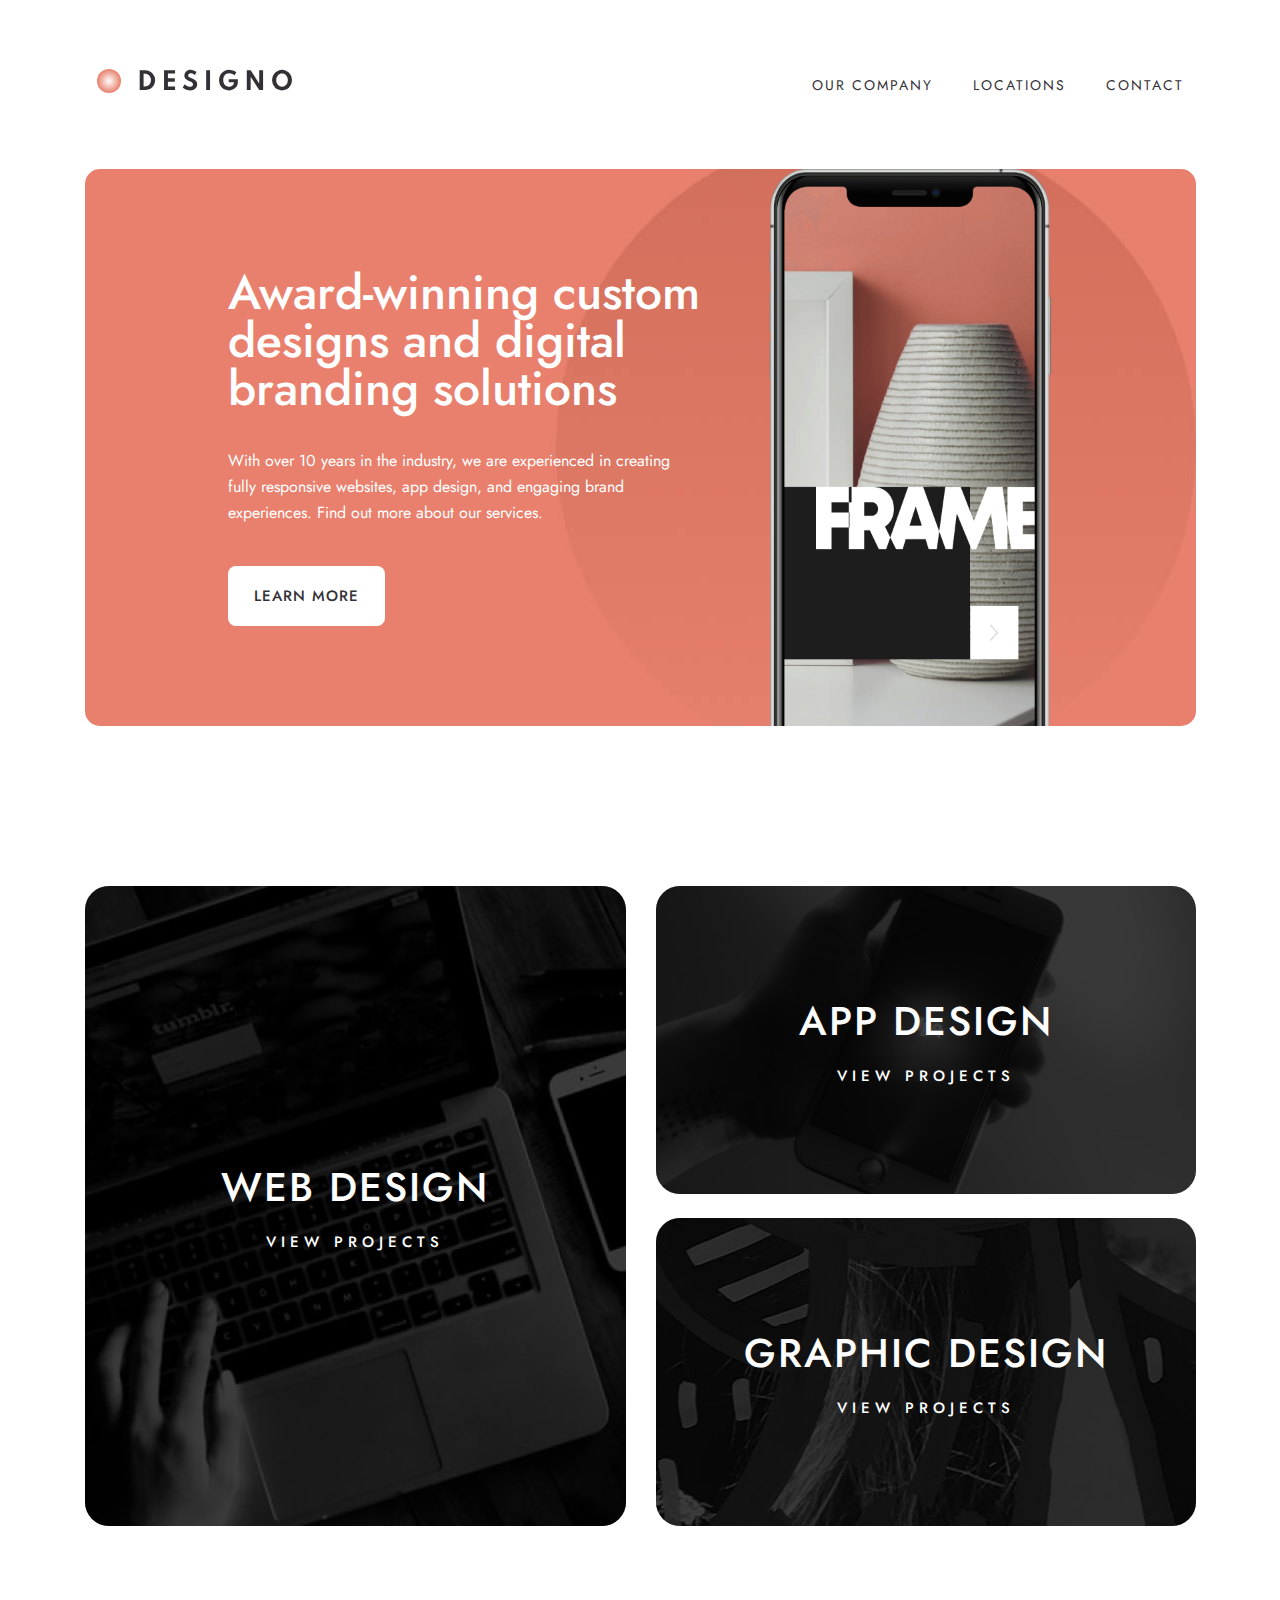
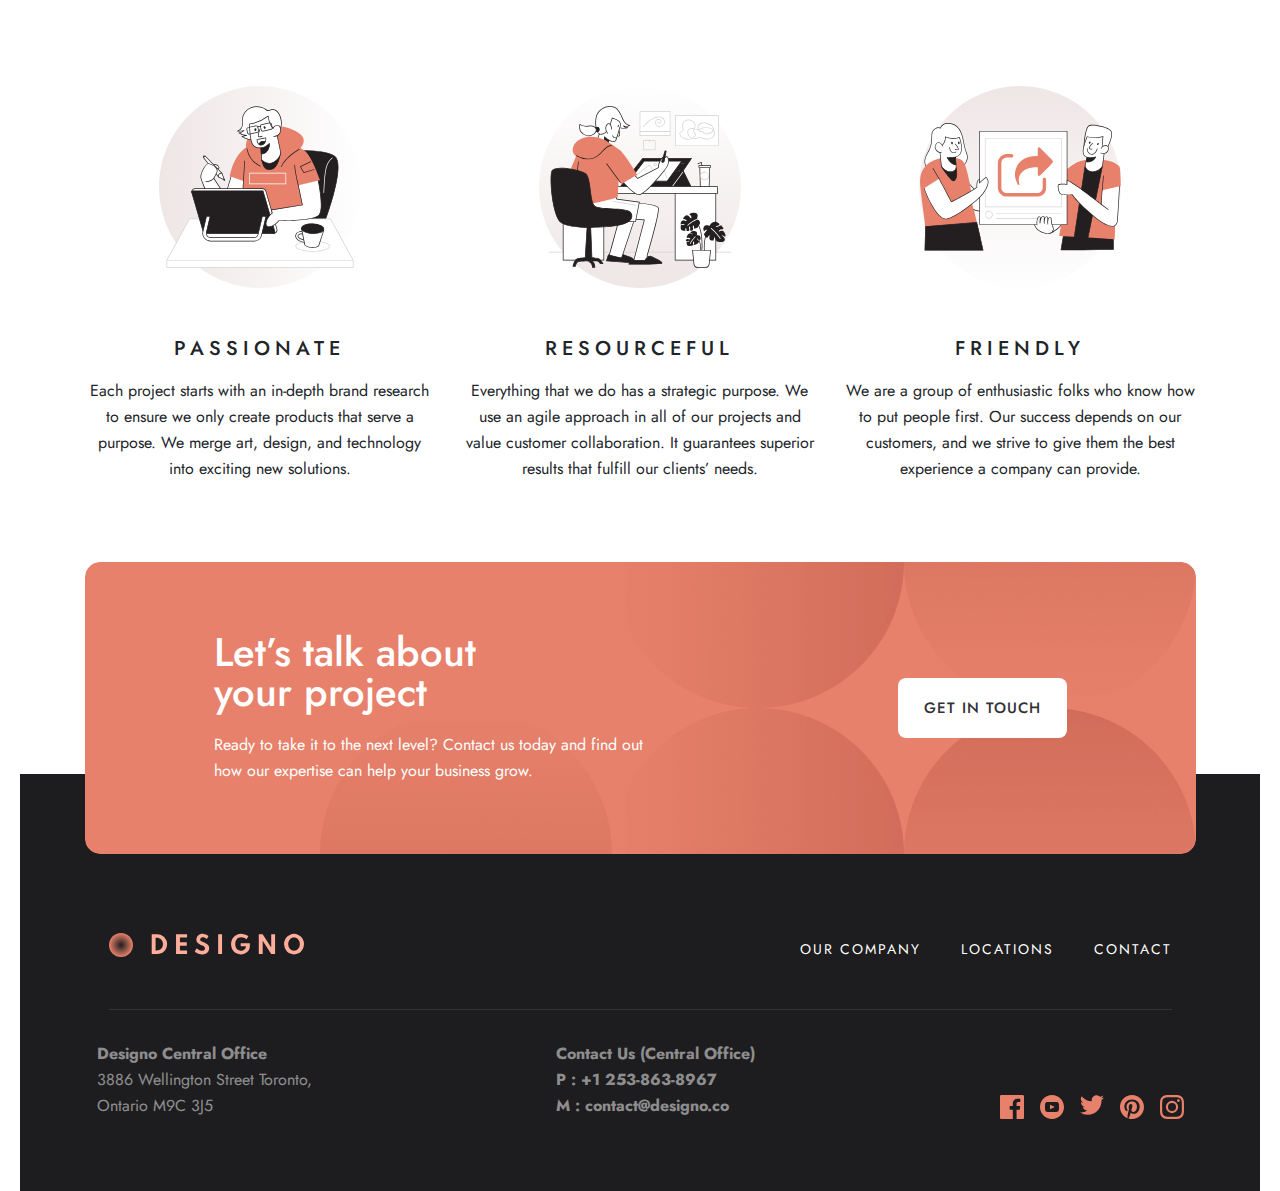
<file: index.html>
<!DOCTYPE html>
<html lang="en">
<head>
  <meta charset="UTF-8">
  <meta http-equiv="X-UA-Compatible" content="IE=edge">
  <meta name="viewport" content="width=device-width, initial-scale=1.0">
  <title>Designo</title>
  <link rel="shortcut icon" href="./static/svg/icon.svg" type="image/x-icon">
  <link rel="stylesheet" href="./bootstrap/bootstrap.css">
  <link rel="stylesheet" href="./css/style.css">
</head>
<body>
  <!-- header -->
  <header class="header">
    <div class="container header-container">
      <nav class="nav navbar">
        <a href="./index.html" class="logo navbar-brand">
          <img src="./static/svg/logo.svg" alt="site logo">
        </a>
          <ul class=" nav__list">
            <li class="nav-item">
              <a href="./about.html" class="nav__link">
                OUR COMPANY
              </a>
            </li>
            <li class="nav-item">
              <a href="./location.html" class="nav__link">
                LOCATIONS
              </a>
            </li>
            <li class="nav-item">
              <a href="./contact.html" class="nav__link">
                CONTACT
              </a>
            </li>
          </ul>
      </nav>
    </div>
    <section class="hero-section">
      <div class="container hero-container">
        <div class="hero">
          <h1 class="title">
            Award-winning custom designs and digital branding solutions
          </h1>
          <p class="description">
            With over 10 years in the industry, we are experienced in creating fully responsive websites, app design, and engaging brand experiences. Find out more about our services.
          </p>
          <button class="btn">
            Learn More
          </button> 
        </div>
        <img src="./static/img/png/smartphone.png" alt="smartphone" class="hero-img">
      </div>
    </section>
  </header>
  <!-- header end -->

  <!-- main -->
  <main class="main">
    <div class="container">
      <div class="row main-row design-row">
          <a href="./web-design.html" class="col-sm-6 bg-black text-white wrapper-one" >
          <h3 class="design-title">
            WEB DESIGN
          </h3>
          <p class="design-description">
            VIEW PROJECTS
          </p>
        </a>
        <div class="col">
          <a href="./app-design.html" class="col-12 .row-cols-xl-2 bg-primary text-white wrapper-two ">
            <h3 class="design-title">
            APP DESIGN
            </h3>
            <p class="design-description">
            VIEW PROJECTS
            </p>
          </a>
          <a href="./graphic-design.html" class="col-12 .row-cols-xl-2 bg-dark text-white wrapper-three">
            <h3 class="design-title">
              GRAPHIC DESIGN
            </h3>
            <p class="design-description">
              VIEW PROJECTS
            </p>
          </a>
        </div>
      </div>
    </div>
    <section class="info container">
      <div class="row info-row">
        <div class="col-sm info-card">
          <img src="./static/svg/man-with-tablet.svg" alt="man-with-tablet" width="202" height="202" class="info__img">
          <h4 class="info__title">
          PASSIONATE
          </h4>
          <p class="info__description">
          Each project starts with an in-depth brand research to ensure we only create products that serve a purpose. We merge art, design, and technology into exciting new solutions.
          </p>
        </div>
        <div class="col-sm info-card">
          <img src="./static/svg/women-with-tablet.svg" width="202" height="202" alt="women with tablet" class="info__img">
          <h4 class="info__title">
          RESOURCEFUL
          </h4>
          <p class="info__description">
          Everything that we do has a strategic purpose. We use an agile approach in all of our projects and value customer collaboration. It guarantees superior results that fulfill our clients’ needs.
          </p>
        </div>
        <div class="col-sm info-card">
          <img src="./static/svg/group.svg" alt="friends" width="202" height="202" class="info__img">
          <h4 class="info__title">
          FRIENDLY
          </h4>
          <p class="info__description">
           We are a group of enthusiastic folks who know how to put people first. Our success depends on our customers, and we strive to give them the best experience a company can provide.
          </p>
        </div>
      </div>  
    </section>
  </main>
  <!-- main end -->

  <!-- footer -->
  <footer class="footer">
    <div class="footer-container">
      <div class="footer-top container ">
        <div>
          <h2 class="top-title">
            Let’s talk about your project
          </h2>
          <p class="top-description">
            Ready to take it to the next level? Contact us today and find out how our expertise can help your business grow.
          </p>
        </div>
        <button class="btn">
          Get in touch  
        </button>
      </div>
      <div class="footer-bottom ">
          <div class="container">
          <div class="container header-container">
            <nav class="nav navbar f-nav">
              <a href="./index.html" class="logo navbar-brand">
                <img src="./static/svg/logo-white.svg" alt="site logo">
              </a>
                <ul class=" nav__list">
                  <li class="nav-item">
                    <a href="#" class="nav__link f-link">
                      OUR COMPANY
                    </a>
                  </li>
                  <li class="nav-item">
                    <a href="#" class="nav__link f-link">
                      LOCATIONS
                    </a>
                  </li>
                  <li class="nav-item">
                    <a href="#" class="nav__link f-link">
                      CONTACT
                    </a>
                  </li>
                </ul>
              </nav>
          </div>
          <div class="f-info">
            <p class="adress">
              <strong>Designo Central Office</strong> <br> 3886 Wellington Street Toronto, <br>
              Ontario M9C 3J5
            </p>
            <p class="contact">
              Contact Us (Central Office) <br> 
              P : +1 253-863-8967 <br>
              M : contact@designo.co
            </p>
            <div class="socials">
              <a href="#" class="facebook">
                <svg xmlns="http://www.w3.org/2000/svg" width="24" height="24" fill="none"><path fill="#E7816B" d="M22.675 0H1.325C.593 0 0 .593 0 1.325v21.351C0 23.407.593 24 1.325 24H12.82v-9.294H9.692v-3.622h3.128V8.413c0-3.1 1.893-4.788 4.659-4.788 1.325 0 2.463.099 2.795.143v3.24l-1.918.001c-1.504 0-1.795.715-1.795 1.763v2.313h3.587l-.467 3.622h-3.12V24h6.116c.73 0 1.323-.593 1.323-1.325V1.325C24 .593 23.407 0 22.675 0Z"/></svg>
              </a>
              <a href="#" class="you-tube">
                <svg xmlns="http://www.w3.org/2000/svg" width="24" height="24" fill="none"><path fill="#E7816B" fill-rule="evenodd" d="M12 0C5.373 0 0 5.373 0 12s5.373 12 12 12 12-5.373 12-12S18.627 0 12 0Zm4.441 16.892c-2.102.144-6.784.144-8.883 0C5.282 16.736 5.017 15.622 5 12c.017-3.629.285-4.736 2.558-4.892 2.099-.144 6.782-.144 8.883 0C18.718 7.264 18.982 8.378 19 12c-.018 3.629-.285 4.736-2.559 4.892Zm-1.524-4.896L10 9.658v4.684l4.917-2.346Z" clip-rule="evenodd"/></svg>
              </a>
              <a href="#" class="twitter">
                <svg xmlns="http://www.w3.org/2000/svg" width="24" height="20" fill="none"><path fill="#E7816B" d="M24 2.557a9.83 9.83 0 0 1-2.828.775A4.932 4.932 0 0 0 23.337.608a9.864 9.864 0 0 1-3.127 1.195A4.916 4.916 0 0 0 16.616.248c-3.179 0-5.515 2.966-4.797 6.045A13.978 13.978 0 0 1 1.671 1.149a4.93 4.93 0 0 0 1.523 6.574 4.903 4.903 0 0 1-2.229-.616c-.054 2.281 1.581 4.415 3.949 4.89a4.935 4.935 0 0 1-2.224.084 4.928 4.928 0 0 0 4.6 3.419A9.9 9.9 0 0 1 0 17.54a13.94 13.94 0 0 0 7.548 2.212c9.142 0 14.307-7.721 13.995-14.646A10.025 10.025 0 0 0 24 2.557Z"/></svg>
              </a>
              <a href="#" class="pinterest">
                <svg xmlns="http://www.w3.org/2000/svg" width="24" height="24" fill="none"><path fill="#E7816B" d="M12 0C5.373 0 0 5.372 0 12c0 5.084 3.163 9.426 7.627 11.174-.105-.949-.2-2.405.042-3.441.218-.937 1.407-5.965 1.407-5.965s-.359-.719-.359-1.782c0-1.668.967-2.914 2.171-2.914 1.023 0 1.518.769 1.518 1.69 0 1.029-.655 2.568-.994 3.995-.283 1.194.599 2.169 1.777 2.169 2.133 0 3.772-2.249 3.772-5.495 0-2.873-2.064-4.882-5.012-4.882-3.414 0-5.418 2.561-5.418 5.207 0 1.031.397 2.138.893 2.738a.36.36 0 0 1 .083.345l-.333 1.36c-.053.22-.174.267-.402.161-1.499-.698-2.436-2.889-2.436-4.649 0-3.785 2.75-7.262 7.929-7.262 4.163 0 7.398 2.967 7.398 6.931 0 4.136-2.607 7.464-6.227 7.464-1.216 0-2.359-.631-2.75-1.378l-.748 2.853c-.271 1.043-1.002 2.35-1.492 3.146C9.57 23.812 10.763 24 12 24c6.627 0 12-5.373 12-12 0-6.628-5.373-12-12-12Z"/></svg>
              </a>
              <a href="#" class="instagram">
                <svg xmlns="http://www.w3.org/2000/svg" width="24" height="24" fill="none"><path fill="#E7816B" fill-rule="evenodd" d="M12 0C8.741 0 8.333.014 7.053.072 2.695.272.273 2.69.073 7.052.014 8.333 0 8.741 0 12c0 3.259.014 3.668.072 4.948.2 4.358 2.618 6.78 6.98 6.98C8.333 23.986 8.741 24 12 24c3.259 0 3.668-.014 4.948-.072 4.354-.2 6.782-2.618 6.979-6.98.059-1.28.073-1.689.073-4.948 0-3.259-.014-3.667-.072-4.947-.196-4.354-2.617-6.78-6.979-6.98C15.668.014 15.259 0 12 0Zm0 2.163c3.204 0 3.584.012 4.85.07 3.252.148 4.771 1.691 4.919 4.919.058 1.265.069 1.645.069 4.849 0 3.205-.012 3.584-.069 4.849-.149 3.225-1.664 4.771-4.919 4.919-1.266.058-1.644.07-4.85.07-3.204 0-3.584-.012-4.849-.07-3.26-.149-4.771-1.699-4.919-4.92-.058-1.265-.07-1.644-.07-4.849 0-3.204.013-3.583.07-4.849.149-3.227 1.664-4.771 4.919-4.919 1.266-.057 1.645-.069 4.849-.069ZM5.838 12a6.162 6.162 0 1 1 12.324 0 6.162 6.162 0 0 1-12.324 0ZM12 16a4 4 0 1 1 0-8 4 4 0 0 1 0 8Zm4.965-10.405a1.44 1.44 0 1 1 2.881.001 1.44 1.44 0 0 1-2.881-.001Z" clip-rule="evenodd"/></svg>
              </a>
            </div>
          </div>
        </div>
      </div>
    </div>
  </footer>
  <!-- footer end -->
  <script src="./bootstrap/bootstrap.bundle.min.js"></script>
</body>
</html>
</file>
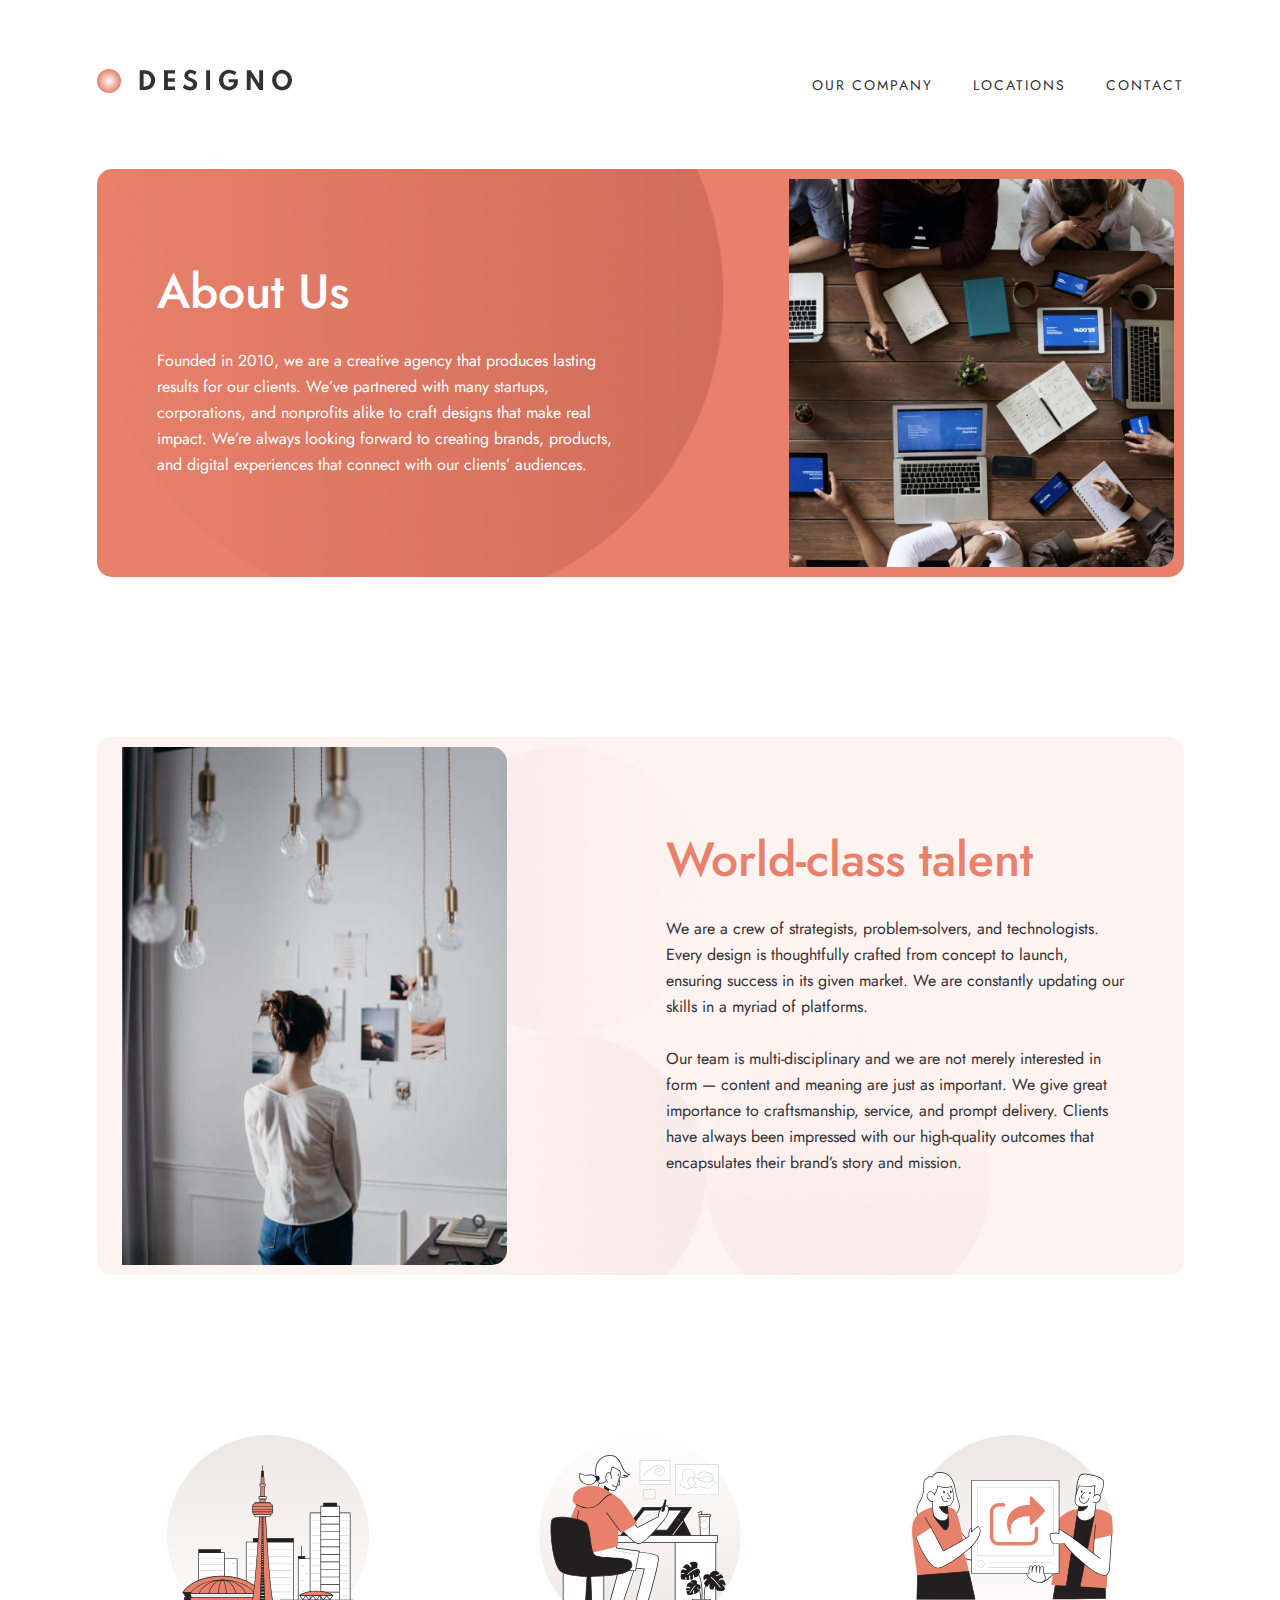
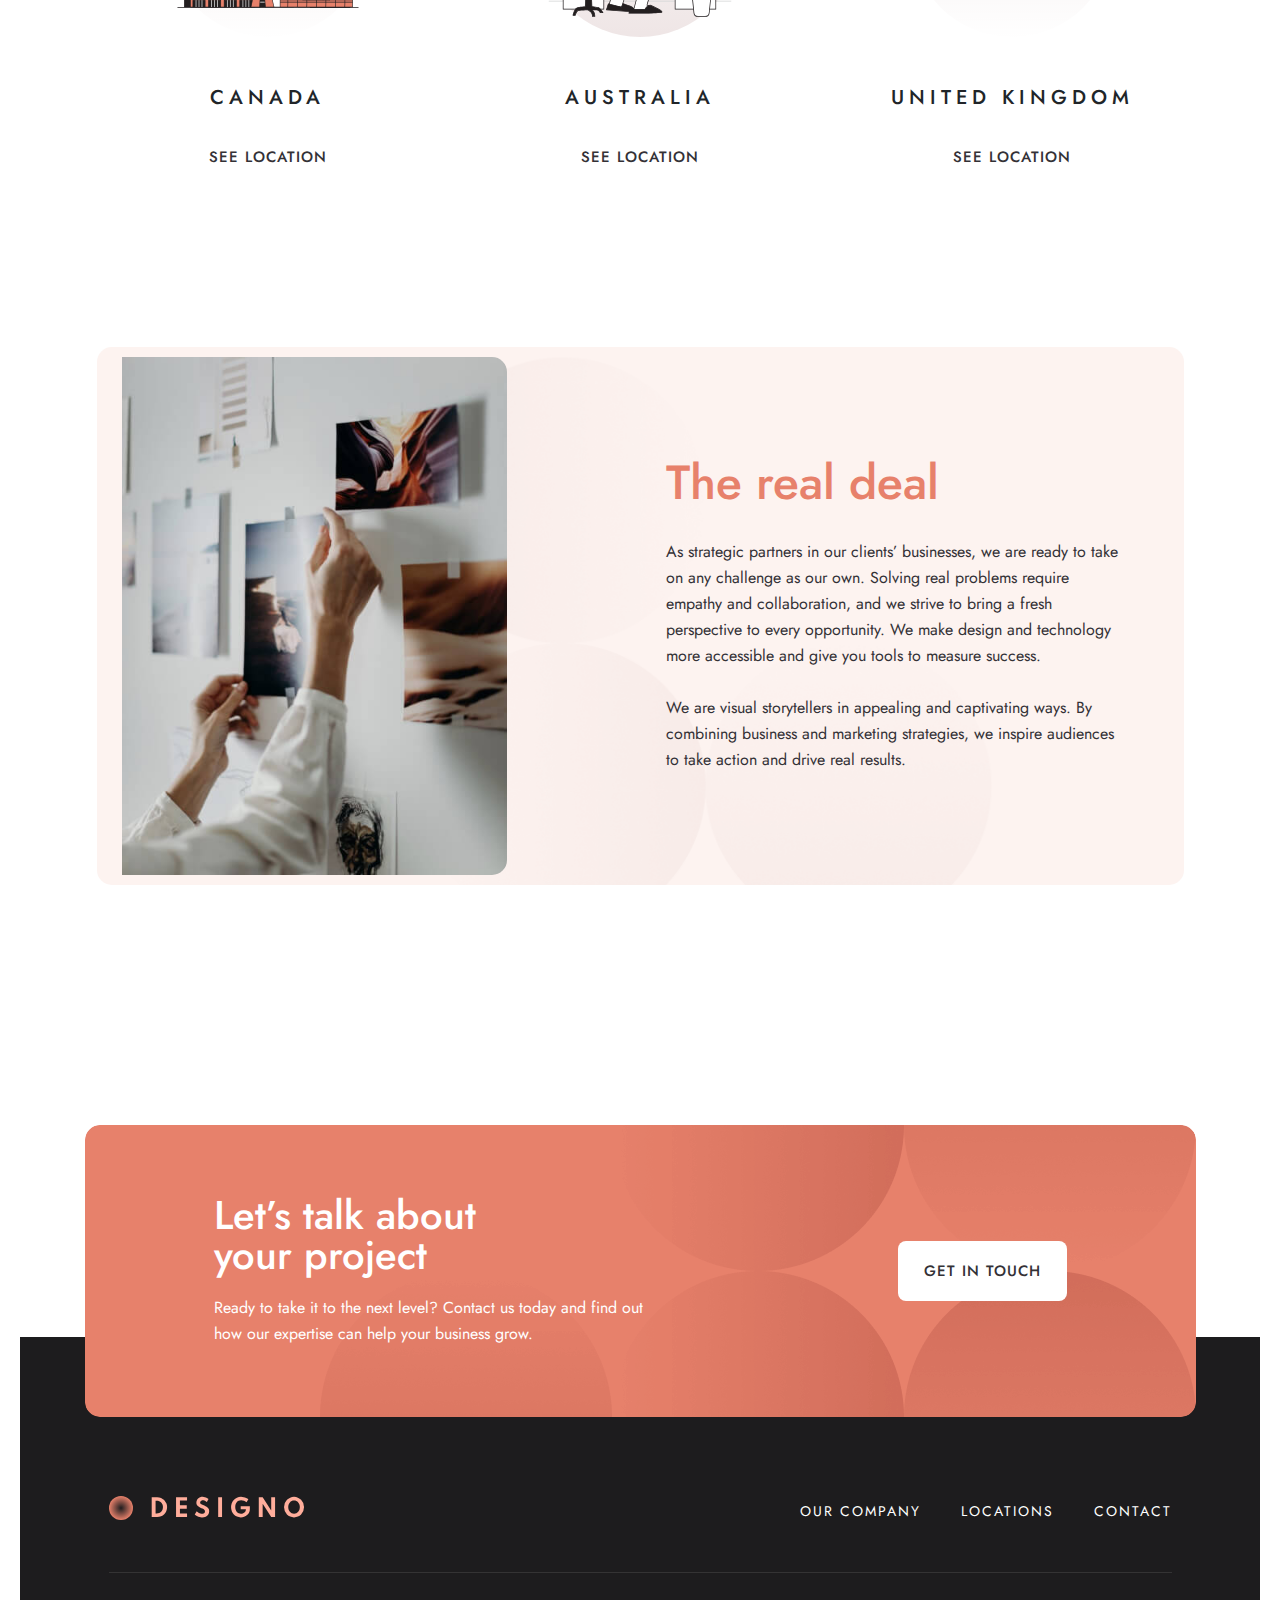
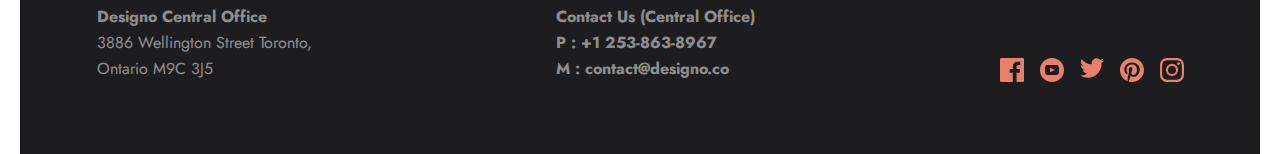
<file: about.html>
<!DOCTYPE html>
<html lang="en">
<head>
  <meta charset="UTF-8">
  <meta http-equiv="X-UA-Compatible" content="IE=edge">
  <meta name="viewport" content="width=device-width, initial-scale=1.0">
  <title>Designo | Our company</title>
  <link rel="shortcut icon" href="./static/svg/icon.svg" type="image/x-icon">
  <link rel="stylesheet" href="./bootstrap/bootstrap.css">
  <link rel="stylesheet" href="./css/style.css">
</head>
<body>
  <header class="header">
    <div class="container header-container">
      <nav class="nav navbar">
        <a href="./index.html" class="logo navbar-brand">
          <img src="./static/svg/logo.svg" alt="site logo">
        </a>
          <ul class=" nav__list">
            <li class="nav-item">
              <a href="./about.html" class="nav__link">
                OUR COMPANY
              </a>
            </li>
            <li class="nav-item">
              <a href="./location.html" class="nav__link">
                LOCATIONS
              </a>
            </li>
            <li class="nav-item">
              <a href="./contact.html" class="nav__link">
                CONTACT
              </a>
            </li>
          </ul>
      </nav>
      <div class="about">
        <div class="about__hero">
          <h2 class="about__title">
            About Us
          </h2>
          <p class="about__description">
            Founded in 2010, we are a creative agency that produces lasting results for our clients. We’ve partnered with many startups, corporations, and nonprofits alike to craft designs that make real impact. We’re always looking forward to creating brands, products, and digital experiences that connect with our clients’ audiences.
          </p>
        </div>
        <img src="./static/img/png/about-img.png" alt="about img" class="about__img">
      </div>
    </div>
  </header>

  <!-- main -->
  <main class="main">
    <div class="container main-container">
      <div class="about two">
        <div class="about__hero a-card ">
          <h2 class="about__title">
            World-class talent
          </h2>
          <p class="about__description">
            We are a crew of strategists, problem-solvers, and technologists. Every design is thoughtfully crafted from concept to launch, ensuring success in its given market. We are constantly updating our skills in a myriad of platforms.   
            <br>
            <br>
            Our team is multi-disciplinary and we are not merely interested in form — content and meaning are just as important. We give great importance to craftsmanship, service, and prompt delivery. Clients have always been impressed with our high-quality outcomes that encapsulates their brand’s story and mission.
          </p>
        </div>
        <img src="./static/img/jpg/women.jpg" alt="women" class="about__img">
      </div>
      <section class="info container ">
        <div class="row info-row about-info">
          <div class="col-sm info-card">
            <img src="./static/svg/canada.svg" alt="canada" width="202" height="202" class="info__img">
            <h4 class="info__title">
              CANADA
            </h4>
            <button class="btn">
              SEE LOCATION
            </button>
          </div>
          <div class="col-sm info-card">
            <img src="./static/svg/women-with-tablet.svg" width="202" height="202" alt="women with tablet" class="info__img">
            <h4 class="info__title">
              AUSTRALIA
            </h4>
            <button class="btn">
            SEE LOCATION
          </button>
          </div>
          <div class="col-sm info-card">
            <img src="./static/svg/group.svg" alt="friends" width="202" height="202" class="info__img">
            <h4 class="info__title">
              UNITED KINGDOM
            </h4>
            <button class="btn">
            SEE LOCATION
          </button>
          </div>
        </div>  
      </section>
      <div class="about about-wrapper">
        <div class="about__hero a-card ">
          <h2 class="about__title">
            The real deal
          </h2>
          <p class="about__description">
            As strategic partners in our clients’ businesses, we are ready to take on any challenge as our own. Solving real problems require empathy and collaboration, and we strive to bring a fresh perspective to every opportunity. We make design and technology more accessible and give you tools to measure success.
            <br>
            <br>
            We are visual storytellers in appealing and captivating ways. By combining business and marketing strategies, we inspire audiences to take action and drive real results.
          </p>
        </div>
        <img src="./static/img/jpg/pictures.jpg" alt="pictures" class="about__img">
      </div>
      
      
    </div>  
  </main>
  <!-- main end -->

  <!-- footer -->
  <footer class="footer">
    <div class="footer-container">
      <div class="footer-top container ">
        <div>
          <h2 class="top-title">
            Let’s talk about your project
          </h2>
          <p class="top-description">
            Ready to take it to the next level? Contact us today and find out how our expertise can help your business grow.
          </p>
        </div>
        <button class="btn">
          Get in touch  
        </button>
      </div>
      <div class="footer-bottom ">
          <div class="container">
          <div class="container header-container">
            <nav class="nav navbar f-nav">
              <a href="./index.html" class="logo navbar-brand">
                <img src="./static/svg/logo-white.svg" alt="site logo">
              </a>
                <ul class=" nav__list">
                  <li class="nav-item">
                    <a href="#" class="nav__link f-link">
                      OUR COMPANY
                    </a>
                  </li>
                  <li class="nav-item">
                    <a href="#" class="nav__link f-link">
                      LOCATIONS
                    </a>
                  </li>
                  <li class="nav-item">
                    <a href="#" class="nav__link f-link">
                      CONTACT
                    </a>
                  </li>
                </ul>
              </nav>
          </div>
          <div class="f-info">
            <p class="adress">
              <strong>Designo Central Office</strong> <br> 3886 Wellington Street Toronto, <br>
              Ontario M9C 3J5
            </p>
            <p class="contact">
              Contact Us (Central Office) <br> 
              P : +1 253-863-8967 <br>
              M : contact@designo.co
            </p>
            <div class="socials">
              <a href="#" class="facebook">
                <svg xmlns="http://www.w3.org/2000/svg" width="24" height="24" fill="none"><path fill="#E7816B" d="M22.675 0H1.325C.593 0 0 .593 0 1.325v21.351C0 23.407.593 24 1.325 24H12.82v-9.294H9.692v-3.622h3.128V8.413c0-3.1 1.893-4.788 4.659-4.788 1.325 0 2.463.099 2.795.143v3.24l-1.918.001c-1.504 0-1.795.715-1.795 1.763v2.313h3.587l-.467 3.622h-3.12V24h6.116c.73 0 1.323-.593 1.323-1.325V1.325C24 .593 23.407 0 22.675 0Z"/></svg>
              </a>
              <a href="#" class="you-tube">
                <svg xmlns="http://www.w3.org/2000/svg" width="24" height="24" fill="none"><path fill="#E7816B" fill-rule="evenodd" d="M12 0C5.373 0 0 5.373 0 12s5.373 12 12 12 12-5.373 12-12S18.627 0 12 0Zm4.441 16.892c-2.102.144-6.784.144-8.883 0C5.282 16.736 5.017 15.622 5 12c.017-3.629.285-4.736 2.558-4.892 2.099-.144 6.782-.144 8.883 0C18.718 7.264 18.982 8.378 19 12c-.018 3.629-.285 4.736-2.559 4.892Zm-1.524-4.896L10 9.658v4.684l4.917-2.346Z" clip-rule="evenodd"/></svg>
              </a>
              <a href="#" class="twitter">
                <svg xmlns="http://www.w3.org/2000/svg" width="24" height="20" fill="none"><path fill="#E7816B" d="M24 2.557a9.83 9.83 0 0 1-2.828.775A4.932 4.932 0 0 0 23.337.608a9.864 9.864 0 0 1-3.127 1.195A4.916 4.916 0 0 0 16.616.248c-3.179 0-5.515 2.966-4.797 6.045A13.978 13.978 0 0 1 1.671 1.149a4.93 4.93 0 0 0 1.523 6.574 4.903 4.903 0 0 1-2.229-.616c-.054 2.281 1.581 4.415 3.949 4.89a4.935 4.935 0 0 1-2.224.084 4.928 4.928 0 0 0 4.6 3.419A9.9 9.9 0 0 1 0 17.54a13.94 13.94 0 0 0 7.548 2.212c9.142 0 14.307-7.721 13.995-14.646A10.025 10.025 0 0 0 24 2.557Z"/></svg>
              </a>
              <a href="#" class="pinterest">
                <svg xmlns="http://www.w3.org/2000/svg" width="24" height="24" fill="none"><path fill="#E7816B" d="M12 0C5.373 0 0 5.372 0 12c0 5.084 3.163 9.426 7.627 11.174-.105-.949-.2-2.405.042-3.441.218-.937 1.407-5.965 1.407-5.965s-.359-.719-.359-1.782c0-1.668.967-2.914 2.171-2.914 1.023 0 1.518.769 1.518 1.69 0 1.029-.655 2.568-.994 3.995-.283 1.194.599 2.169 1.777 2.169 2.133 0 3.772-2.249 3.772-5.495 0-2.873-2.064-4.882-5.012-4.882-3.414 0-5.418 2.561-5.418 5.207 0 1.031.397 2.138.893 2.738a.36.36 0 0 1 .083.345l-.333 1.36c-.053.22-.174.267-.402.161-1.499-.698-2.436-2.889-2.436-4.649 0-3.785 2.75-7.262 7.929-7.262 4.163 0 7.398 2.967 7.398 6.931 0 4.136-2.607 7.464-6.227 7.464-1.216 0-2.359-.631-2.75-1.378l-.748 2.853c-.271 1.043-1.002 2.35-1.492 3.146C9.57 23.812 10.763 24 12 24c6.627 0 12-5.373 12-12 0-6.628-5.373-12-12-12Z"/></svg>
              </a>
              <a href="#" class="instagram">
                <svg xmlns="http://www.w3.org/2000/svg" width="24" height="24" fill="none"><path fill="#E7816B" fill-rule="evenodd" d="M12 0C8.741 0 8.333.014 7.053.072 2.695.272.273 2.69.073 7.052.014 8.333 0 8.741 0 12c0 3.259.014 3.668.072 4.948.2 4.358 2.618 6.78 6.98 6.98C8.333 23.986 8.741 24 12 24c3.259 0 3.668-.014 4.948-.072 4.354-.2 6.782-2.618 6.979-6.98.059-1.28.073-1.689.073-4.948 0-3.259-.014-3.667-.072-4.947-.196-4.354-2.617-6.78-6.979-6.98C15.668.014 15.259 0 12 0Zm0 2.163c3.204 0 3.584.012 4.85.07 3.252.148 4.771 1.691 4.919 4.919.058 1.265.069 1.645.069 4.849 0 3.205-.012 3.584-.069 4.849-.149 3.225-1.664 4.771-4.919 4.919-1.266.058-1.644.07-4.85.07-3.204 0-3.584-.012-4.849-.07-3.26-.149-4.771-1.699-4.919-4.92-.058-1.265-.07-1.644-.07-4.849 0-3.204.013-3.583.07-4.849.149-3.227 1.664-4.771 4.919-4.919 1.266-.057 1.645-.069 4.849-.069ZM5.838 12a6.162 6.162 0 1 1 12.324 0 6.162 6.162 0 0 1-12.324 0ZM12 16a4 4 0 1 1 0-8 4 4 0 0 1 0 8Zm4.965-10.405a1.44 1.44 0 1 1 2.881.001 1.44 1.44 0 0 1-2.881-.001Z" clip-rule="evenodd"/></svg>
              </a>
            </div>
          </div>
        </div>
      </div>
    </div>
  </footer>
  <!-- footer end -->
  <script src="./bootstrap/bootstrap.bundle.min.js"></script>
</body>
</html>
</file>
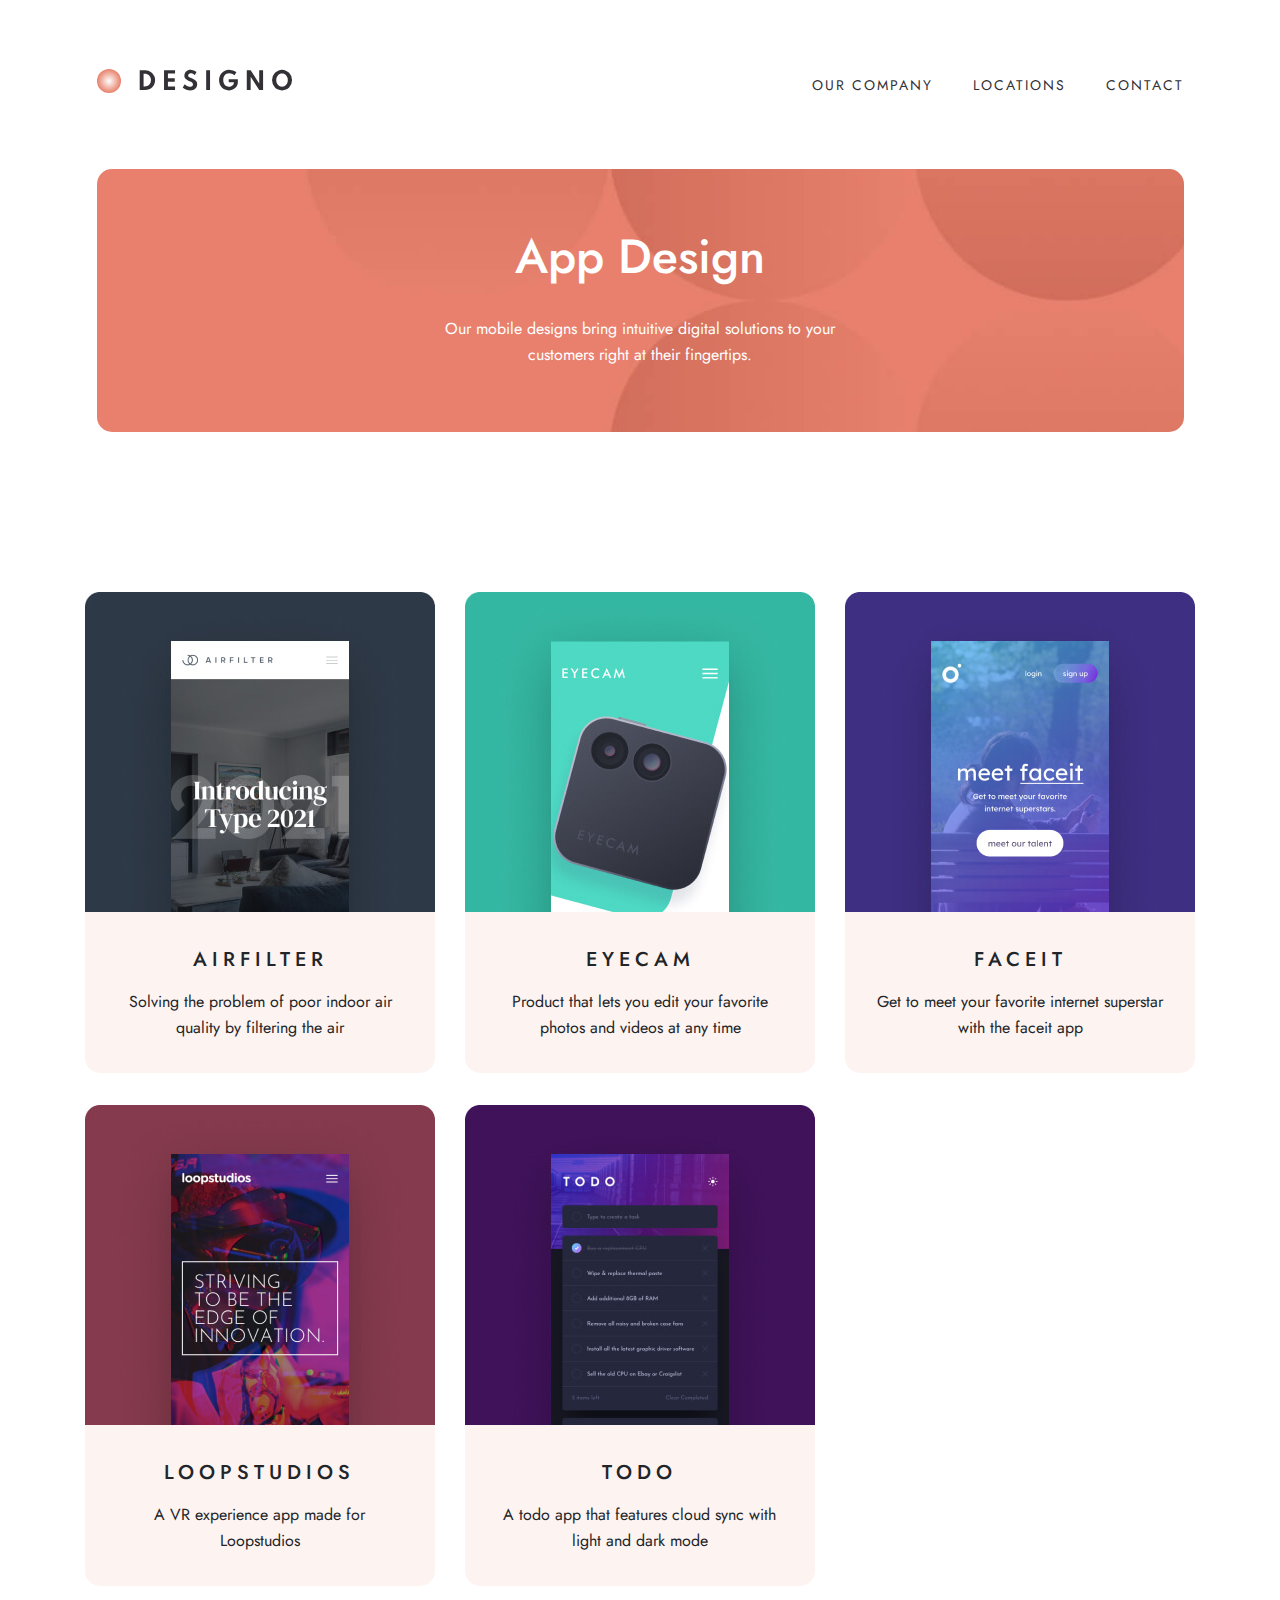
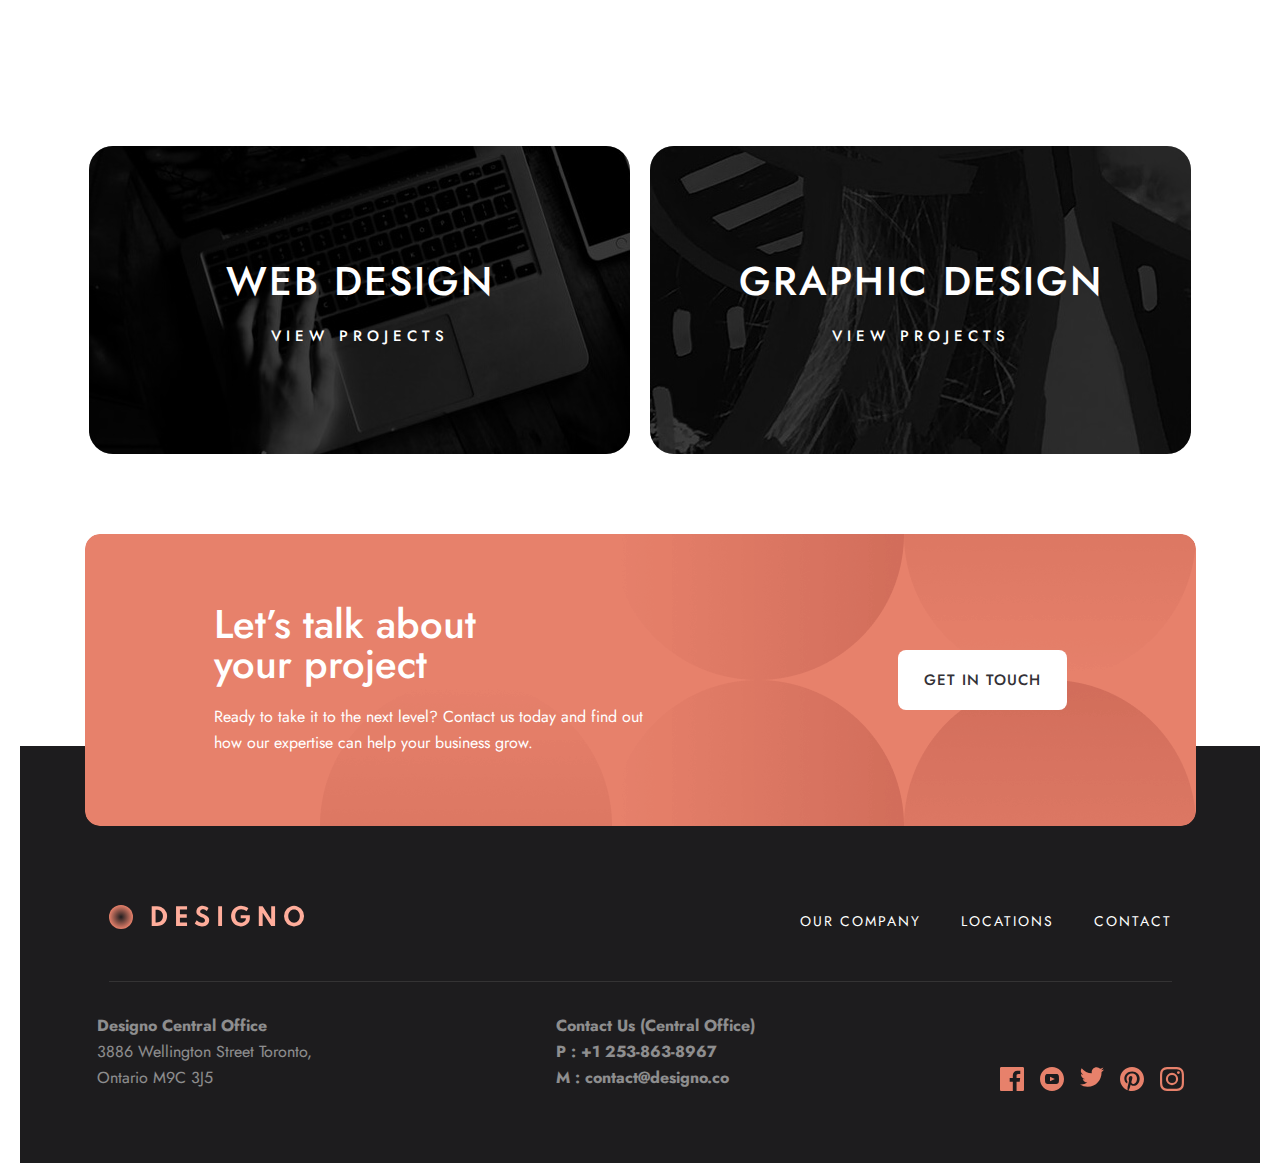
<file: app-design.html>
<!DOCTYPE html>
<html lang="en">
<head>
  <meta charset="UTF-8">
  <meta http-equiv="X-UA-Compatible" content="IE=edge">
  <meta name="viewport" content="width=device-width, initial-scale=1.0">
  <title>Designo | App design</title>
  <link rel="shortcut icon" href="./static/svg/icon.svg" type="image/x-icon">
  <link rel="stylesheet" href="./bootstrap/bootstrap.css">
  <link rel="stylesheet" href="./css/style.css">
</head>
<body>
  <header class="header">
    <div class="container header-container">
      <nav class="nav navbar">
        <a href="./index.html" class="logo navbar-brand">
          <img src="./static/svg/logo.svg" alt="site logo">
        </a>
          <ul class=" nav__list">
            <li class="nav-item">
              <a href="#" class="nav__link">
                OUR COMPANY
              </a>
            </li>
            <li class="nav-item">
              <a href="#" class="nav__link">
                LOCATIONS
              </a>
            </li>
            <li class="nav-item">
              <a href="#" class="nav__link">
                CONTACT
              </a>
            </li>
          </ul>
      </nav>
    </div>
    <section class="hero-section">
      <div class="container">
        <div class="web-hero">
          <h2 class="title">
            App Design
          </h2>
          <p class="web-description">
            Our mobile designs bring intuitive digital solutions to your customers right at their fingertips.
          </p>
        </div>
      </div>
    </section>
  </header>
  <!-- header end -->

  <!-- main -->
  <main class="main">
    <div class="container">
      <div class="row info-row card-margin">
        <div class="col-sm-12 col-md-12 col-lg-auto web-card ">
          <img src="./static/img/jpg/airfilier.jpg" alt="AIRFILTER"  class="card__img" width="350px" height="320">
          <div class="info-wrapper">
            <h4 class="info__title">
              AIRFILTER
            </h4>
            <p class="info__description">
              Solving the problem of poor indoor air quality by filtering the air
            </p>
          </div>
        </div>
        <div class="col-sm-12 col-md-12 col-lg-auto web-card">
          <img src="./static/img/jpg/eyecam.jpg"  alt="EYECAM" class="card__img" width="350px" height="320">
          <div class="info-wrapper">
            <h4 class="info__title">
              EYECAM
            </h4>
            <p class="info__description">
              Product that lets you edit your favorite photos and videos at any time
            </p>
          </div>
        </div>
        <div class="col-sm-12 col-md-6 col-lg-auto web-card">
          <img src="./static/img/jpg/faceit.jpg" alt="faceit" class="card__img" width="350px" height="320">
          <div class="info-wrapper">
            <h4 class="info__title">
              FACEIT
            </h4>
            <p class="info__description">
              Get to meet your favorite internet superstar with the faceit app
            </p>
          </div>
        </div>
      </div> 
      <div class="row info-row card-margin-2">
        <div class="col-sm-12 col-md-12 col-lg-auto web-card ">
          <img src="./static/img/jpg/loopstudios.jpg"  alt="LOOPSTUDIOS" class="card__img" width="350px" height="320">
          <div class="info-wrapper">
            <h4 class="info__title">
              LOOPSTUDIOS
            </h4>
            <p class="info__description">
              A VR experience app made for Loopstudios
            </p>
          </div>
        </div>
        <div class="col-sm-12 col-md-12 col-lg-auto web-card">
          <img src="./static/img/jpg/todo.jpg" alt="TODO"  class="card__img" width="350px" height="320">
          <div class="info-wrapper">
            <h4 class="info__title">
             TODO 
            </h4>
            <p class="info__description">
              A todo app that features cloud sync with light and dark mode
            </p>
          </div>
        </div>
      </div>
      <div class="row row-gap">
        <a href="./web-design.html" class="col-12 .row-cols-xl-2 bg-primary text-white wrapper-web ">
          <h3 class="design-title">
          WEB DESIGN
          </h3>
          <p class="design-description">
          VIEW PROJECTS 
          </p>
        </a>
        <a href="./graphic-design.html" class="col-12 .row-cols-xl-2 bg-dark text-white wrapper-three">
          <h3 class="design-title">
            GRAPHIC DESIGN
          </h3>
          <p class="design-description">
            VIEW PROJECTS
          </p>
        </a>
      </div>
    </div>
  </main>
  <!-- main end -->

  <!-- footer -->
  <footer class="footer">
    <div class="footer-container">
      <div class="footer-top container ">
        <div>
          <h2 class="top-title">
            Let’s talk about your project
          </h2>
          <p class="top-description">
            Ready to take it to the next level? Contact us today and find out how our expertise can help your business grow.
          </p>
        </div>
        <button class="btn">
          Get in touch  
        </button>
      </div>
      <div class="footer-bottom ">
          <div class="container">
          <div class="container header-container">
            <nav class="nav navbar f-nav">
              <a href="./index.html" class="logo navbar-brand">
                <img src="./static/svg/logo-white.svg" alt="site logo">
              </a>
                <ul class=" nav__list">
                  <li class="nav-item">
                    <a href="#" class="nav__link f-link">
                      OUR COMPANY
                    </a>
                  </li>
                  <li class="nav-item">
                    <a href="#" class="nav__link f-link">
                      LOCATIONS
                    </a>
                  </li>
                  <li class="nav-item">
                    <a href="#" class="nav__link f-link">
                      CONTACT
                    </a>
                  </li>
                </ul>
              </nav>
          </div>
          <div class="f-info">
            <p class="adress">
              <strong>Designo Central Office</strong> <br> 3886 Wellington Street Toronto, <br>
              Ontario M9C 3J5
            </p>
            <p class="contact">
              Contact Us (Central Office) <br> 
              P : +1 253-863-8967 <br>
              M : contact@designo.co
            </p>
            <div class="socials">
              <a href="#" class="facebook">
                <svg xmlns="http://www.w3.org/2000/svg" width="24" height="24" fill="none"><path fill="#E7816B" d="M22.675 0H1.325C.593 0 0 .593 0 1.325v21.351C0 23.407.593 24 1.325 24H12.82v-9.294H9.692v-3.622h3.128V8.413c0-3.1 1.893-4.788 4.659-4.788 1.325 0 2.463.099 2.795.143v3.24l-1.918.001c-1.504 0-1.795.715-1.795 1.763v2.313h3.587l-.467 3.622h-3.12V24h6.116c.73 0 1.323-.593 1.323-1.325V1.325C24 .593 23.407 0 22.675 0Z"/></svg>
              </a>
              <a href="#" class="you-tube">
                <svg xmlns="http://www.w3.org/2000/svg" width="24" height="24" fill="none"><path fill="#E7816B" fill-rule="evenodd" d="M12 0C5.373 0 0 5.373 0 12s5.373 12 12 12 12-5.373 12-12S18.627 0 12 0Zm4.441 16.892c-2.102.144-6.784.144-8.883 0C5.282 16.736 5.017 15.622 5 12c.017-3.629.285-4.736 2.558-4.892 2.099-.144 6.782-.144 8.883 0C18.718 7.264 18.982 8.378 19 12c-.018 3.629-.285 4.736-2.559 4.892Zm-1.524-4.896L10 9.658v4.684l4.917-2.346Z" clip-rule="evenodd"/></svg>
              </a>
              <a href="#" class="twitter">
                <svg xmlns="http://www.w3.org/2000/svg" width="24" height="20" fill="none"><path fill="#E7816B" d="M24 2.557a9.83 9.83 0 0 1-2.828.775A4.932 4.932 0 0 0 23.337.608a9.864 9.864 0 0 1-3.127 1.195A4.916 4.916 0 0 0 16.616.248c-3.179 0-5.515 2.966-4.797 6.045A13.978 13.978 0 0 1 1.671 1.149a4.93 4.93 0 0 0 1.523 6.574 4.903 4.903 0 0 1-2.229-.616c-.054 2.281 1.581 4.415 3.949 4.89a4.935 4.935 0 0 1-2.224.084 4.928 4.928 0 0 0 4.6 3.419A9.9 9.9 0 0 1 0 17.54a13.94 13.94 0 0 0 7.548 2.212c9.142 0 14.307-7.721 13.995-14.646A10.025 10.025 0 0 0 24 2.557Z"/></svg>
              </a>
              <a href="#" class="pinterest">
                <svg xmlns="http://www.w3.org/2000/svg" width="24" height="24" fill="none"><path fill="#E7816B" d="M12 0C5.373 0 0 5.372 0 12c0 5.084 3.163 9.426 7.627 11.174-.105-.949-.2-2.405.042-3.441.218-.937 1.407-5.965 1.407-5.965s-.359-.719-.359-1.782c0-1.668.967-2.914 2.171-2.914 1.023 0 1.518.769 1.518 1.69 0 1.029-.655 2.568-.994 3.995-.283 1.194.599 2.169 1.777 2.169 2.133 0 3.772-2.249 3.772-5.495 0-2.873-2.064-4.882-5.012-4.882-3.414 0-5.418 2.561-5.418 5.207 0 1.031.397 2.138.893 2.738a.36.36 0 0 1 .083.345l-.333 1.36c-.053.22-.174.267-.402.161-1.499-.698-2.436-2.889-2.436-4.649 0-3.785 2.75-7.262 7.929-7.262 4.163 0 7.398 2.967 7.398 6.931 0 4.136-2.607 7.464-6.227 7.464-1.216 0-2.359-.631-2.75-1.378l-.748 2.853c-.271 1.043-1.002 2.35-1.492 3.146C9.57 23.812 10.763 24 12 24c6.627 0 12-5.373 12-12 0-6.628-5.373-12-12-12Z"/></svg>
              </a>
              <a href="#" class="instagram">
                <svg xmlns="http://www.w3.org/2000/svg" width="24" height="24" fill="none"><path fill="#E7816B" fill-rule="evenodd" d="M12 0C8.741 0 8.333.014 7.053.072 2.695.272.273 2.69.073 7.052.014 8.333 0 8.741 0 12c0 3.259.014 3.668.072 4.948.2 4.358 2.618 6.78 6.98 6.98C8.333 23.986 8.741 24 12 24c3.259 0 3.668-.014 4.948-.072 4.354-.2 6.782-2.618 6.979-6.98.059-1.28.073-1.689.073-4.948 0-3.259-.014-3.667-.072-4.947-.196-4.354-2.617-6.78-6.979-6.98C15.668.014 15.259 0 12 0Zm0 2.163c3.204 0 3.584.012 4.85.07 3.252.148 4.771 1.691 4.919 4.919.058 1.265.069 1.645.069 4.849 0 3.205-.012 3.584-.069 4.849-.149 3.225-1.664 4.771-4.919 4.919-1.266.058-1.644.07-4.85.07-3.204 0-3.584-.012-4.849-.07-3.26-.149-4.771-1.699-4.919-4.92-.058-1.265-.07-1.644-.07-4.849 0-3.204.013-3.583.07-4.849.149-3.227 1.664-4.771 4.919-4.919 1.266-.057 1.645-.069 4.849-.069ZM5.838 12a6.162 6.162 0 1 1 12.324 0 6.162 6.162 0 0 1-12.324 0ZM12 16a4 4 0 1 1 0-8 4 4 0 0 1 0 8Zm4.965-10.405a1.44 1.44 0 1 1 2.881.001 1.44 1.44 0 0 1-2.881-.001Z" clip-rule="evenodd"/></svg>
              </a>
            </div>
          </div>
        </div>
      </div>
    </div>
  </footer>
  <!-- footer end -->
  <script src="./bootstrap/bootstrap.bundle.min.js"></script>
</body>
</html>
</file>
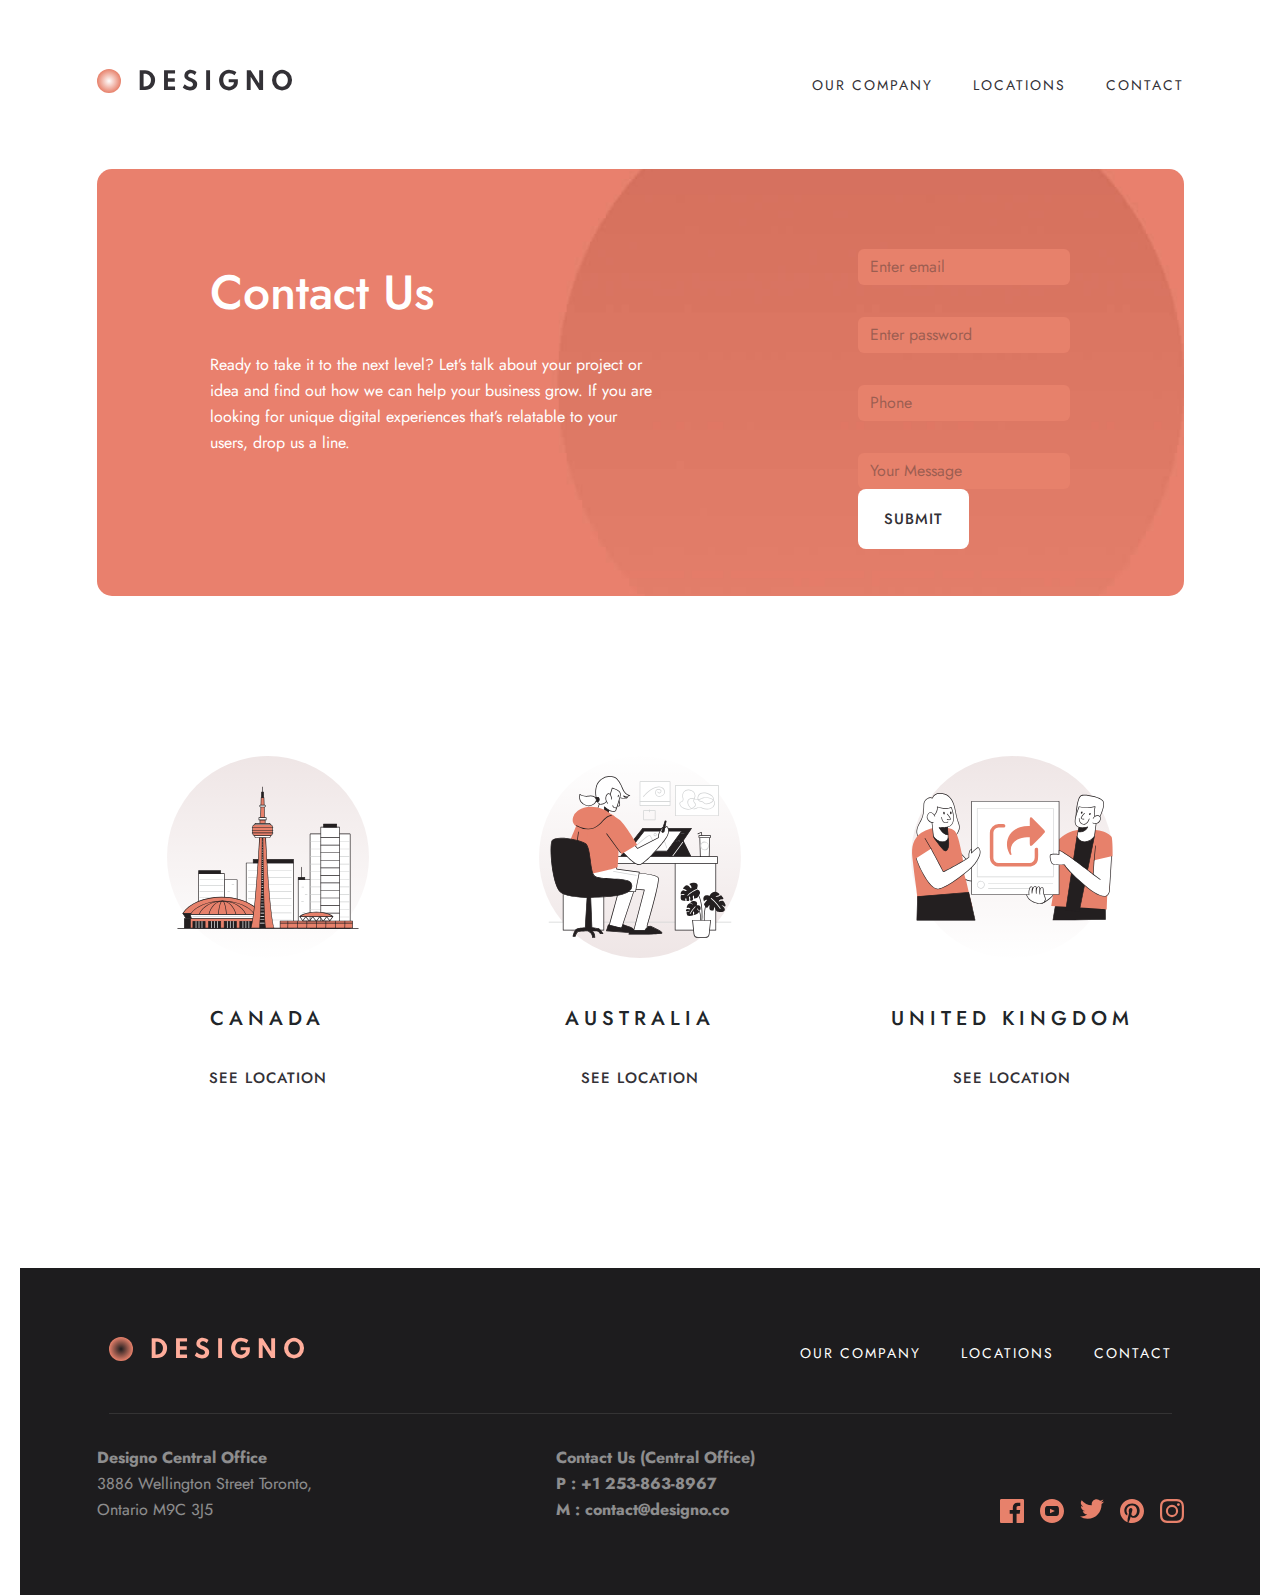
<file: contact.html>
<!DOCTYPE html>
<html lang="en">
<head>
  <meta charset="UTF-8">
  <meta http-equiv="X-UA-Compatible" content="IE=edge">
  <meta name="viewport" content="width=device-width, initial-scale=1.0">
  <title>Designo | Our company</title>
  <link rel="shortcut icon" href="./static/svg/icon.svg" type="image/x-icon">
  <link rel="stylesheet" href="./bootstrap/bootstrap.css">
  <link rel="stylesheet" href="./css/style.css">
</head>
<body>
  <!-- header -->
  <header class="header">
    <div class="container header-container">
      <nav class="nav navbar">
        <a href="./index.html" class="logo navbar-brand">
          <img src="./static/svg/logo.svg" alt="site logo">
        </a>
          <ul class=" nav__list">
            <li class="nav-item">
              <a href="./about.html" class="nav__link">
                OUR COMPANY
              </a>
            </li>
            <li class="nav-item">
              <a href="./location.html" class="nav__link">
                LOCATIONS
              </a>
            </li>
            <li class="nav-item">
              <a href="./contact.html" class="nav__link">
                CONTACT
              </a>
            </li>
          </ul>
      </nav>
    </div>
  </header>
  <!-- header end -->

  <!-- main -->
  <main class="main">
    <div class="container main-container">
      <div class="hero-form">
        <section class="hero-section ">
          <div class="container hero-container form-section">
            <div class="hero">
              <h2 class="title">
                Contact Us
              </h2>
              <p class="description">
                Ready to take it to the next level? Let’s talk about your project or idea and find out how we can help your business grow. If you are looking for unique digital experiences that’s relatable to your users, drop us a line.
              </p>
            </div>
            <div class="form">
              <form action="/action_page.php">
                <div class="mb-3 mt-3">
                  <label for="email" class="form-label"></label>
                  <input type="email" class="form-control" id="email" placeholder="Enter email" name="email">
                </div>
                <div class="mb-3">
                  <label for="pwd" class="form-label"></label>
                  <input type="password" class="form-control" id="pwd" placeholder="Enter password" name="pswd">
                </div>
                <div class="mb-3">
                  <label for="contact" class="form-label"></label>
                  <input type="number" class="form-control" id="number" placeholder="Phone  " name="number">
                </div>
                <label for="comment"></label>
                <input type="comment" class="form-control" id="Comment" placeholder="Your Message  " name="comment">
                <button type="submit" class="btn">Submit</button>
              </form>
            </div>
        </section>
      </div>
      <section class="info container ">
        <div class="row info-row about-info">
          <div class="col-sm info-card">
            <img src="./static/svg/canada.svg" alt="canada" width="202" height="202" class="info__img">
            <h4 class="info__title">
              CANADA
            </h4>
            <button class="btn">
              SEE LOCATION
            </button>
          </div>
          <div class="col-sm info-card">
            <img src="./static/svg/women-with-tablet.svg" width="202" height="202" alt="women with tablet" class="info__img">
            <h4 class="info__title">
              AUSTRALIA
            </h4>
            <button class="btn">
            SEE LOCATION
          </button>
          </div>
          <div class="col-sm info-card">
            <img src="./static/svg/group.svg" alt="friends" width="202" height="202" class="info__img">
            <h4 class="info__title">
              UNITED KINGDOM
            </h4>
            <button class="btn">
            SEE LOCATION
          </button>
          </div>
        </div>  
      </section>
    </div>
  </main>
  <!-- main end -->

  <!-- footer -->
  <footer class="footer">
    <div class="footer-container">
      <div class="footer-bottom-2 ">
          <div class="container">
          <div class="container header-container">
            <nav class="nav navbar f-nav">
              <a href="./index.html" class="logo navbar-brand">
                <img src="./static/svg/logo-white.svg" alt="site logo">
              </a>
                <ul class=" nav__list">
                  <li class="nav-item">
                    <a href="#" class="nav__link f-link">
                      OUR COMPANY
                    </a>
                  </li>
                  <li class="nav-item">
                    <a href="#" class="nav__link f-link">
                      LOCATIONS
                    </a>
                  </li>
                  <li class="nav-item">
                    <a href="#" class="nav__link f-link">
                      CONTACT
                    </a>
                  </li>
                </ul>
              </nav>
          </div>
          <div class="f-info">
            <p class="adress">
              <strong>Designo Central Office</strong> <br> 3886 Wellington Street Toronto, <br>
              Ontario M9C 3J5
            </p>
            <p class="contact">
              Contact Us (Central Office) <br> 
              P : +1 253-863-8967 <br>
              M : contact@designo.co
            </p>
            <div class="socials">
              <a href="#" class="facebook">
                <svg xmlns="http://www.w3.org/2000/svg" width="24" height="24" fill="none"><path fill="#E7816B" d="M22.675 0H1.325C.593 0 0 .593 0 1.325v21.351C0 23.407.593 24 1.325 24H12.82v-9.294H9.692v-3.622h3.128V8.413c0-3.1 1.893-4.788 4.659-4.788 1.325 0 2.463.099 2.795.143v3.24l-1.918.001c-1.504 0-1.795.715-1.795 1.763v2.313h3.587l-.467 3.622h-3.12V24h6.116c.73 0 1.323-.593 1.323-1.325V1.325C24 .593 23.407 0 22.675 0Z"/></svg>
              </a>
              <a href="#" class="you-tube">
                <svg xmlns="http://www.w3.org/2000/svg" width="24" height="24" fill="none"><path fill="#E7816B" fill-rule="evenodd" d="M12 0C5.373 0 0 5.373 0 12s5.373 12 12 12 12-5.373 12-12S18.627 0 12 0Zm4.441 16.892c-2.102.144-6.784.144-8.883 0C5.282 16.736 5.017 15.622 5 12c.017-3.629.285-4.736 2.558-4.892 2.099-.144 6.782-.144 8.883 0C18.718 7.264 18.982 8.378 19 12c-.018 3.629-.285 4.736-2.559 4.892Zm-1.524-4.896L10 9.658v4.684l4.917-2.346Z" clip-rule="evenodd"/></svg>
              </a>
              <a href="#" class="twitter">
                <svg xmlns="http://www.w3.org/2000/svg" width="24" height="20" fill="none"><path fill="#E7816B" d="M24 2.557a9.83 9.83 0 0 1-2.828.775A4.932 4.932 0 0 0 23.337.608a9.864 9.864 0 0 1-3.127 1.195A4.916 4.916 0 0 0 16.616.248c-3.179 0-5.515 2.966-4.797 6.045A13.978 13.978 0 0 1 1.671 1.149a4.93 4.93 0 0 0 1.523 6.574 4.903 4.903 0 0 1-2.229-.616c-.054 2.281 1.581 4.415 3.949 4.89a4.935 4.935 0 0 1-2.224.084 4.928 4.928 0 0 0 4.6 3.419A9.9 9.9 0 0 1 0 17.54a13.94 13.94 0 0 0 7.548 2.212c9.142 0 14.307-7.721 13.995-14.646A10.025 10.025 0 0 0 24 2.557Z"/></svg>
              </a>
              <a href="#" class="pinterest">
                <svg xmlns="http://www.w3.org/2000/svg" width="24" height="24" fill="none"><path fill="#E7816B" d="M12 0C5.373 0 0 5.372 0 12c0 5.084 3.163 9.426 7.627 11.174-.105-.949-.2-2.405.042-3.441.218-.937 1.407-5.965 1.407-5.965s-.359-.719-.359-1.782c0-1.668.967-2.914 2.171-2.914 1.023 0 1.518.769 1.518 1.69 0 1.029-.655 2.568-.994 3.995-.283 1.194.599 2.169 1.777 2.169 2.133 0 3.772-2.249 3.772-5.495 0-2.873-2.064-4.882-5.012-4.882-3.414 0-5.418 2.561-5.418 5.207 0 1.031.397 2.138.893 2.738a.36.36 0 0 1 .083.345l-.333 1.36c-.053.22-.174.267-.402.161-1.499-.698-2.436-2.889-2.436-4.649 0-3.785 2.75-7.262 7.929-7.262 4.163 0 7.398 2.967 7.398 6.931 0 4.136-2.607 7.464-6.227 7.464-1.216 0-2.359-.631-2.75-1.378l-.748 2.853c-.271 1.043-1.002 2.35-1.492 3.146C9.57 23.812 10.763 24 12 24c6.627 0 12-5.373 12-12 0-6.628-5.373-12-12-12Z"/></svg>
              </a>
              <a href="#" class="instagram">
                <svg xmlns="http://www.w3.org/2000/svg" width="24" height="24" fill="none"><path fill="#E7816B" fill-rule="evenodd" d="M12 0C8.741 0 8.333.014 7.053.072 2.695.272.273 2.69.073 7.052.014 8.333 0 8.741 0 12c0 3.259.014 3.668.072 4.948.2 4.358 2.618 6.78 6.98 6.98C8.333 23.986 8.741 24 12 24c3.259 0 3.668-.014 4.948-.072 4.354-.2 6.782-2.618 6.979-6.98.059-1.28.073-1.689.073-4.948 0-3.259-.014-3.667-.072-4.947-.196-4.354-2.617-6.78-6.979-6.98C15.668.014 15.259 0 12 0Zm0 2.163c3.204 0 3.584.012 4.85.07 3.252.148 4.771 1.691 4.919 4.919.058 1.265.069 1.645.069 4.849 0 3.205-.012 3.584-.069 4.849-.149 3.225-1.664 4.771-4.919 4.919-1.266.058-1.644.07-4.85.07-3.204 0-3.584-.012-4.849-.07-3.26-.149-4.771-1.699-4.919-4.92-.058-1.265-.07-1.644-.07-4.849 0-3.204.013-3.583.07-4.849.149-3.227 1.664-4.771 4.919-4.919 1.266-.057 1.645-.069 4.849-.069ZM5.838 12a6.162 6.162 0 1 1 12.324 0 6.162 6.162 0 0 1-12.324 0ZM12 16a4 4 0 1 1 0-8 4 4 0 0 1 0 8Zm4.965-10.405a1.44 1.44 0 1 1 2.881.001 1.44 1.44 0 0 1-2.881-.001Z" clip-rule="evenodd"/></svg>
              </a>
            </div>
          </div>
        </div>
      </div>
    </div>
  </footer>
  <!-- footer end -->
  <script src="./bootstrap/bootstrap.bundle.min.js"></script>
</body>
</html>
</file>
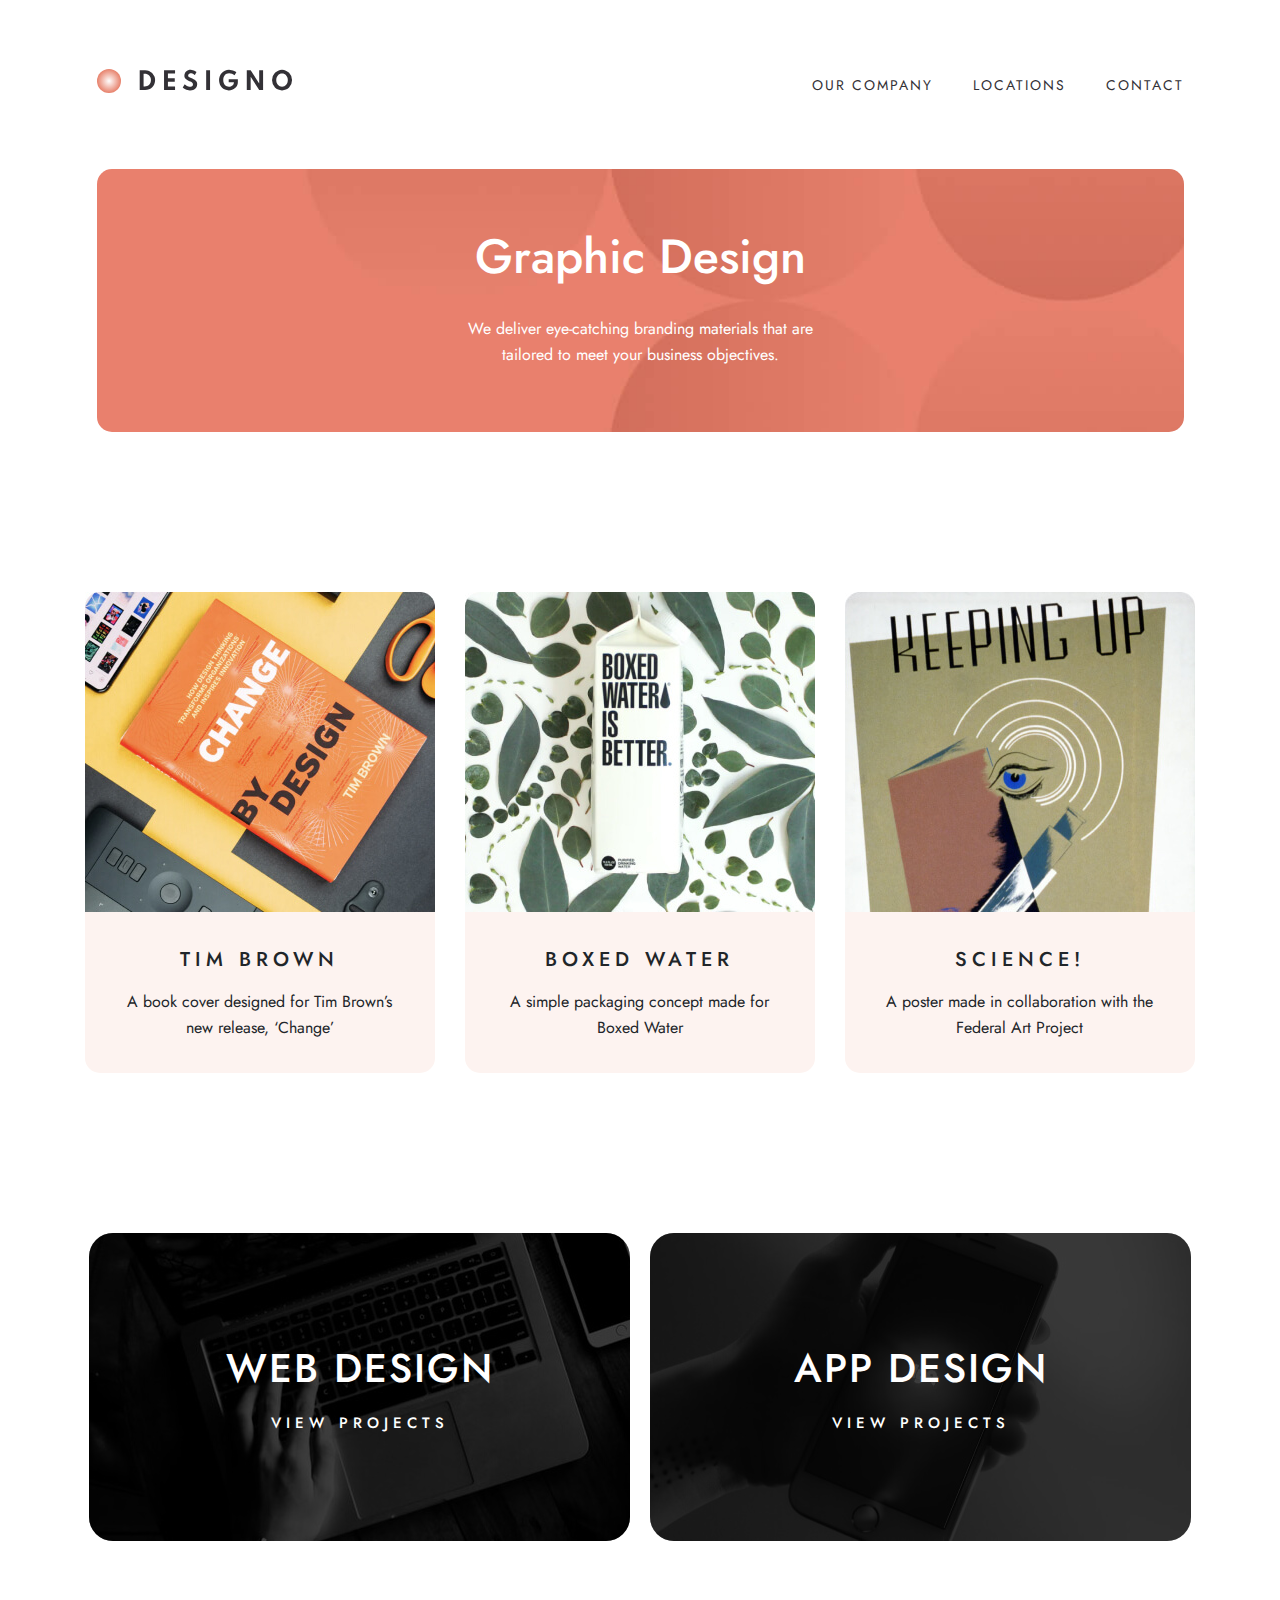
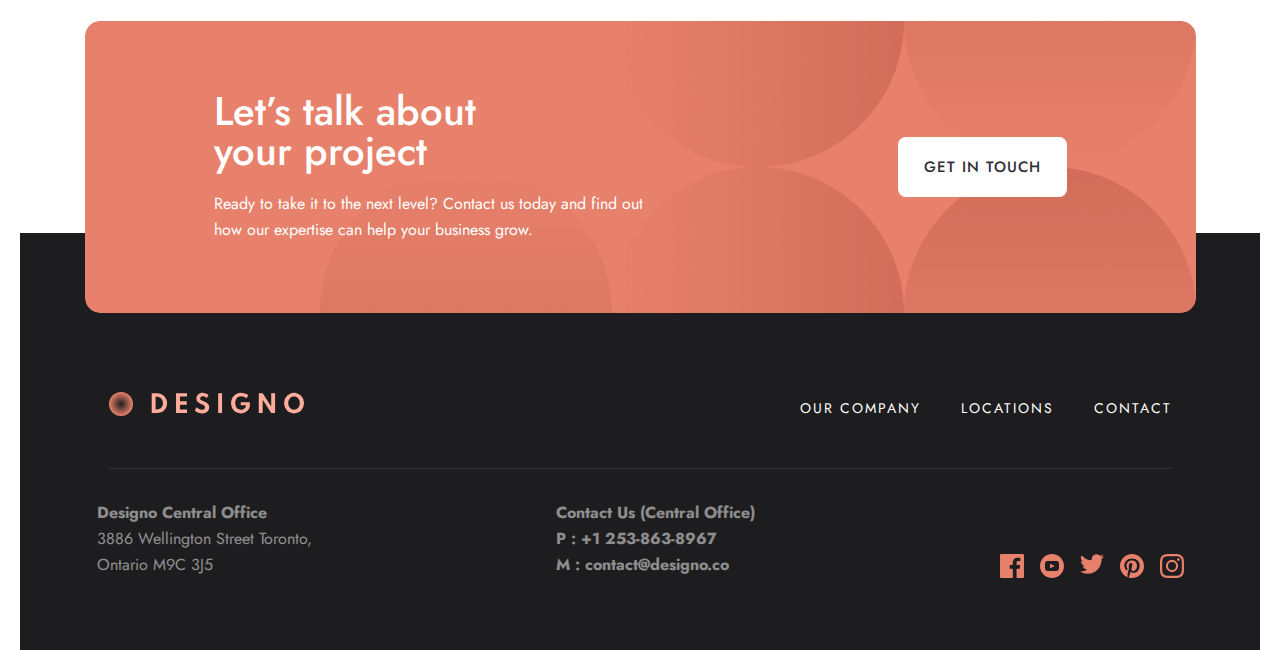
<file: graphic-design.html>
<!DOCTYPE html>
<html lang="en">
<head>
  <meta charset="UTF-8">
  <meta http-equiv="X-UA-Compatible" content="IE=edge">
  <meta name="viewport" content="width=device-width, initial-scale=1.0">
  <title>Designo | Graphic design</title>
  <link rel="shortcut icon" href="./static/svg/icon.svg" type="image/x-icon">
  <link rel="stylesheet" href="./bootstrap/bootstrap.css">
  <link rel="stylesheet" href="./css/style.css">
</head>
<body>
  <header class="header">
    <div class="container header-container">
      <nav class="nav navbar">
        <a href="./index.html" class="logo navbar-brand">
          <img src="./static/svg/logo.svg" alt="site logo">
        </a>
          <ul class=" nav__list">
            <li class="nav-item">
              <a href="#" class="nav__link">
                OUR COMPANY
              </a>
            </li>
            <li class="nav-item">
              <a href="#" class="nav__link">
                LOCATIONS
              </a>
            </li>
            <li class="nav-item">
              <a href="#" class="nav__link">
                CONTACT
              </a>
            </li>
          </ul>
      </nav>
    </div>
    <section class="hero-section">
      <div class="container">
        <div class="web-hero">
          <h2 class="title">
            Graphic Design
          </h2>
          <p class="web-description">
            We deliver eye-catching branding materials that are tailored to meet your business objectives.
          </p>
        </div>
      </div>
    </section>
  </header>
  <!-- header end -->

  <!-- main -->
  <main class="main">
    <section class="info container">
      <div class="row info-row card-margin-2">
        <div class="col-sm-12 col-md-12 col-lg-auto web-card ">
          <img src="./static/img/jpg/tim-brown.jpg" alt="tim-brown"  class="card__img" >
          <div class="info-wrapper">
            <h4 class="info__title">
              TIM BROWN
            </h4>
            <p class="info__description">
              A book cover designed for Tim Brown’s new release, ‘Change’
            </p>
          </div>
        </div>
        <div class="col-sm-12 col-md-12 col-lg-auto web-card">
          <img src="./static/img/jpg/boxed-water.jpg"  alt="boxed-water" class="card__img" >
          <div class="info-wrapper">
            <h4 class="info__title">
              BOXED WATER
            </h4>
            <p class="info__description">
              A simple packaging concept made for Boxed Water
            </p>
          </div>
        </div>
        <div class="col-sm-12 col-md-6 col-lg-auto web-card">
          <img src="./static/img/jpg/science.jpg" alt="science" class="card__img" >
          <div class="info-wrapper">
            <h4 class="info__title">
              SCIENCE!
            </h4>
            <p class="info__description">
              A poster made in collaboration with the Federal Art Project
            </p>
          </div>
        </div>
      </div>  
    </section>
    <div class="container">
      <div class="row row-gap">
        <a href="./web-design.html" class="col-12 .row-cols-xl-2 bg-primary text-white wrapper-web ">
          <h3 class="design-title">
          WEB DESIGN
          </h3>
          <p class="design-description">
          VIEW PROJECTS 
          </p>
        </a>
        <a href="./app-design.html" class="col-12 .row-cols-xl-2 bg-dark text-white wrapper-two">
          <h3 class="design-title">
            APP DESIGN
          </h3>
          <p class="design-description">
            VIEW PROJECTS
          </p>
        </a>
      </div>
    </div>
  </main>
  <!-- main end -->

  <!-- footer -->
  <footer class="footer">
    <div class="footer-container">
      <div class="footer-top container ">
        <div>
          <h2 class="top-title">
            Let’s talk about your project
          </h2>
          <p class="top-description">
            Ready to take it to the next level? Contact us today and find out how our expertise can help your business grow.
          </p>
        </div>
        <button class="btn">
          Get in touch  
        </button>
      </div>
      <div class="footer-bottom ">
          <div class="container">
          <div class="container header-container">
            <nav class="nav navbar f-nav">
              <a href="./index.html" class="logo navbar-brand">
                <img src="./static/svg/logo-white.svg" alt="site logo">
              </a>
                <ul class=" nav__list">
                  <li class="nav-item">
                    <a href="#" class="nav__link f-link">
                      OUR COMPANY
                    </a>
                  </li>
                  <li class="nav-item">
                    <a href="#" class="nav__link f-link">
                      LOCATIONS
                    </a>
                  </li>
                  <li class="nav-item">
                    <a href="#" class="nav__link f-link">
                      CONTACT
                    </a>
                  </li>
                </ul>
              </nav>
          </div>
          <div class="f-info">
            <p class="adress">
              <strong>Designo Central Office</strong> <br> 3886 Wellington Street Toronto, <br>
              Ontario M9C 3J5
            </p>
            <p class="contact">
              Contact Us (Central Office) <br> 
              P : +1 253-863-8967 <br>
              M : contact@designo.co
            </p>
            <div class="socials">
              <a href="#" class="facebook">
                <svg xmlns="http://www.w3.org/2000/svg" width="24" height="24" fill="none"><path fill="#E7816B" d="M22.675 0H1.325C.593 0 0 .593 0 1.325v21.351C0 23.407.593 24 1.325 24H12.82v-9.294H9.692v-3.622h3.128V8.413c0-3.1 1.893-4.788 4.659-4.788 1.325 0 2.463.099 2.795.143v3.24l-1.918.001c-1.504 0-1.795.715-1.795 1.763v2.313h3.587l-.467 3.622h-3.12V24h6.116c.73 0 1.323-.593 1.323-1.325V1.325C24 .593 23.407 0 22.675 0Z"/></svg>
              </a>
              <a href="#" class="you-tube">
                <svg xmlns="http://www.w3.org/2000/svg" width="24" height="24" fill="none"><path fill="#E7816B" fill-rule="evenodd" d="M12 0C5.373 0 0 5.373 0 12s5.373 12 12 12 12-5.373 12-12S18.627 0 12 0Zm4.441 16.892c-2.102.144-6.784.144-8.883 0C5.282 16.736 5.017 15.622 5 12c.017-3.629.285-4.736 2.558-4.892 2.099-.144 6.782-.144 8.883 0C18.718 7.264 18.982 8.378 19 12c-.018 3.629-.285 4.736-2.559 4.892Zm-1.524-4.896L10 9.658v4.684l4.917-2.346Z" clip-rule="evenodd"/></svg>
              </a>
              <a href="#" class="twitter">
                <svg xmlns="http://www.w3.org/2000/svg" width="24" height="20" fill="none"><path fill="#E7816B" d="M24 2.557a9.83 9.83 0 0 1-2.828.775A4.932 4.932 0 0 0 23.337.608a9.864 9.864 0 0 1-3.127 1.195A4.916 4.916 0 0 0 16.616.248c-3.179 0-5.515 2.966-4.797 6.045A13.978 13.978 0 0 1 1.671 1.149a4.93 4.93 0 0 0 1.523 6.574 4.903 4.903 0 0 1-2.229-.616c-.054 2.281 1.581 4.415 3.949 4.89a4.935 4.935 0 0 1-2.224.084 4.928 4.928 0 0 0 4.6 3.419A9.9 9.9 0 0 1 0 17.54a13.94 13.94 0 0 0 7.548 2.212c9.142 0 14.307-7.721 13.995-14.646A10.025 10.025 0 0 0 24 2.557Z"/></svg>
              </a>
              <a href="#" class="pinterest">
                <svg xmlns="http://www.w3.org/2000/svg" width="24" height="24" fill="none"><path fill="#E7816B" d="M12 0C5.373 0 0 5.372 0 12c0 5.084 3.163 9.426 7.627 11.174-.105-.949-.2-2.405.042-3.441.218-.937 1.407-5.965 1.407-5.965s-.359-.719-.359-1.782c0-1.668.967-2.914 2.171-2.914 1.023 0 1.518.769 1.518 1.69 0 1.029-.655 2.568-.994 3.995-.283 1.194.599 2.169 1.777 2.169 2.133 0 3.772-2.249 3.772-5.495 0-2.873-2.064-4.882-5.012-4.882-3.414 0-5.418 2.561-5.418 5.207 0 1.031.397 2.138.893 2.738a.36.36 0 0 1 .083.345l-.333 1.36c-.053.22-.174.267-.402.161-1.499-.698-2.436-2.889-2.436-4.649 0-3.785 2.75-7.262 7.929-7.262 4.163 0 7.398 2.967 7.398 6.931 0 4.136-2.607 7.464-6.227 7.464-1.216 0-2.359-.631-2.75-1.378l-.748 2.853c-.271 1.043-1.002 2.35-1.492 3.146C9.57 23.812 10.763 24 12 24c6.627 0 12-5.373 12-12 0-6.628-5.373-12-12-12Z"/></svg>
              </a>
              <a href="#" class="instagram">
                <svg xmlns="http://www.w3.org/2000/svg" width="24" height="24" fill="none"><path fill="#E7816B" fill-rule="evenodd" d="M12 0C8.741 0 8.333.014 7.053.072 2.695.272.273 2.69.073 7.052.014 8.333 0 8.741 0 12c0 3.259.014 3.668.072 4.948.2 4.358 2.618 6.78 6.98 6.98C8.333 23.986 8.741 24 12 24c3.259 0 3.668-.014 4.948-.072 4.354-.2 6.782-2.618 6.979-6.98.059-1.28.073-1.689.073-4.948 0-3.259-.014-3.667-.072-4.947-.196-4.354-2.617-6.78-6.979-6.98C15.668.014 15.259 0 12 0Zm0 2.163c3.204 0 3.584.012 4.85.07 3.252.148 4.771 1.691 4.919 4.919.058 1.265.069 1.645.069 4.849 0 3.205-.012 3.584-.069 4.849-.149 3.225-1.664 4.771-4.919 4.919-1.266.058-1.644.07-4.85.07-3.204 0-3.584-.012-4.849-.07-3.26-.149-4.771-1.699-4.919-4.92-.058-1.265-.07-1.644-.07-4.849 0-3.204.013-3.583.07-4.849.149-3.227 1.664-4.771 4.919-4.919 1.266-.057 1.645-.069 4.849-.069ZM5.838 12a6.162 6.162 0 1 1 12.324 0 6.162 6.162 0 0 1-12.324 0ZM12 16a4 4 0 1 1 0-8 4 4 0 0 1 0 8Zm4.965-10.405a1.44 1.44 0 1 1 2.881.001 1.44 1.44 0 0 1-2.881-.001Z" clip-rule="evenodd"/></svg>
              </a>
            </div>
          </div>
        </div>
      </div>
    </div>
  </footer>
  <!-- footer end -->
  <script src="./bootstrap/bootstrap.bundle.min.js"></script>
</body>
</html>
</file>
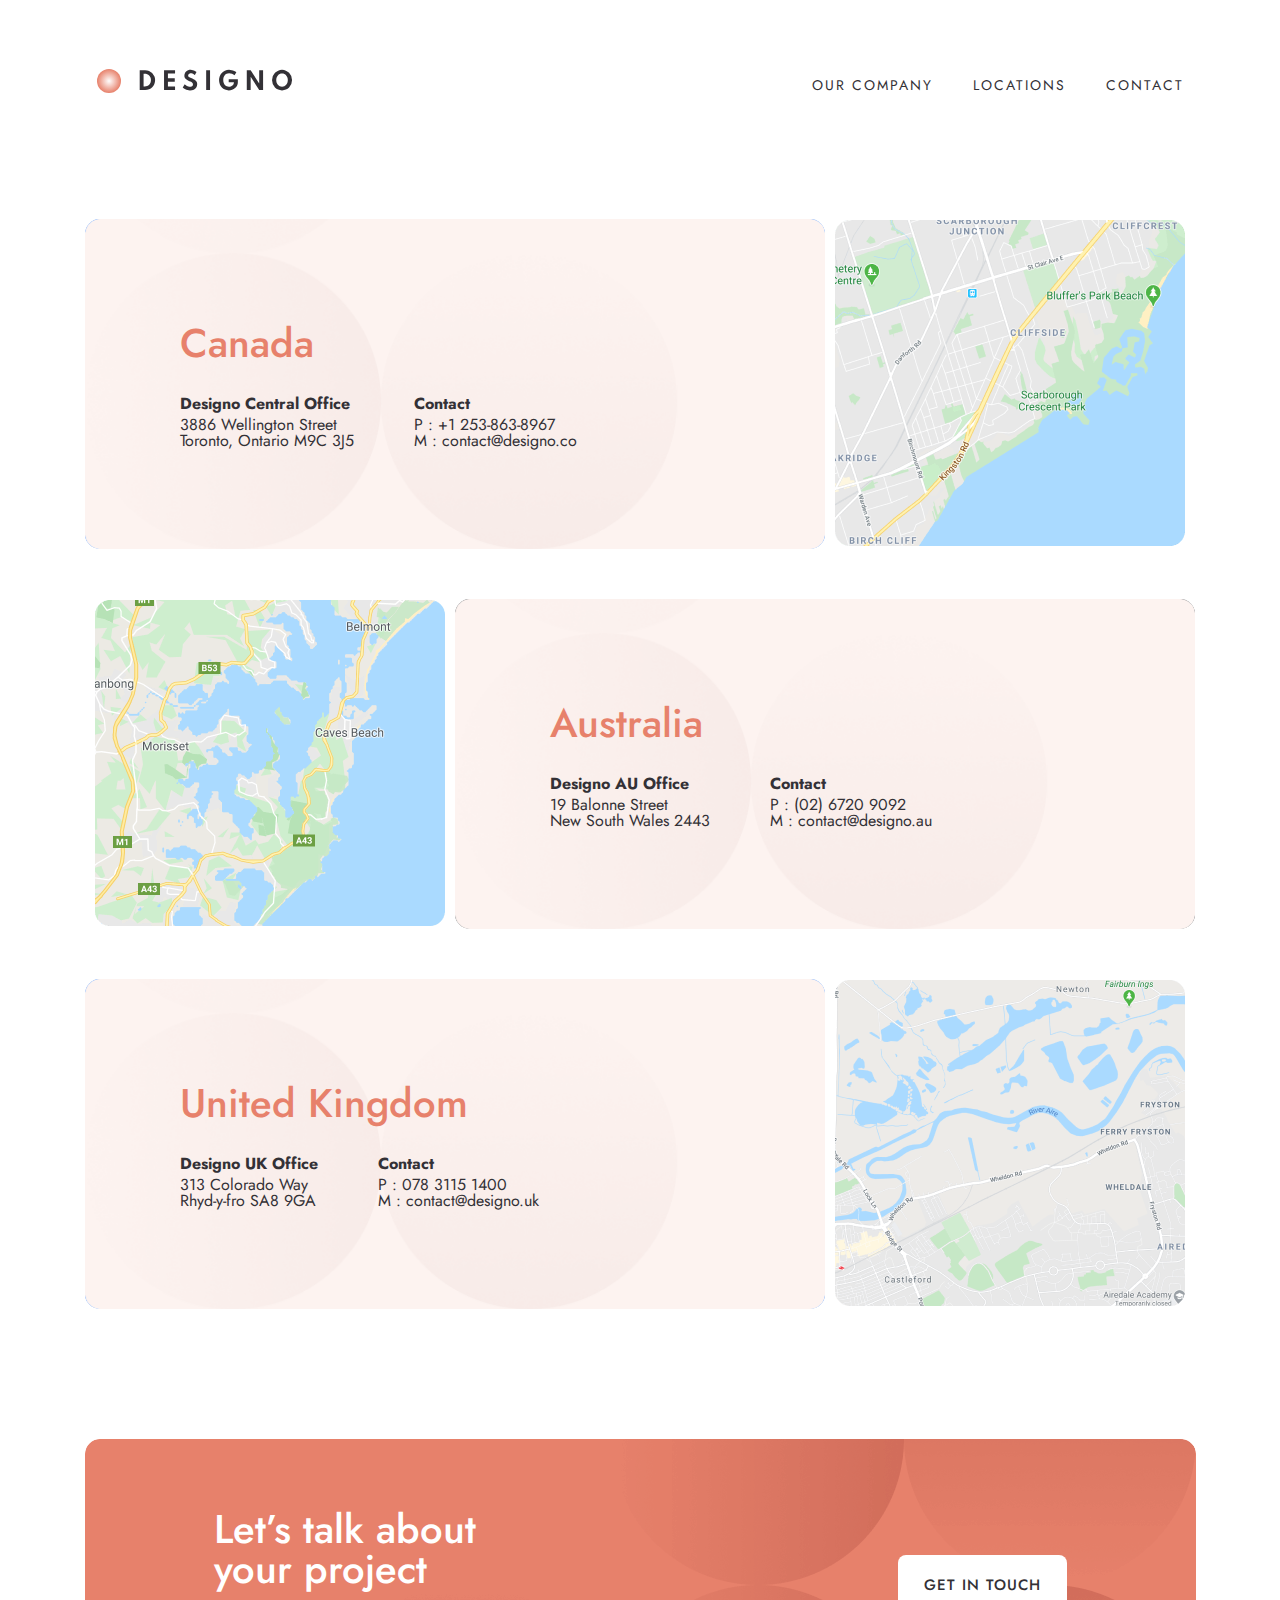
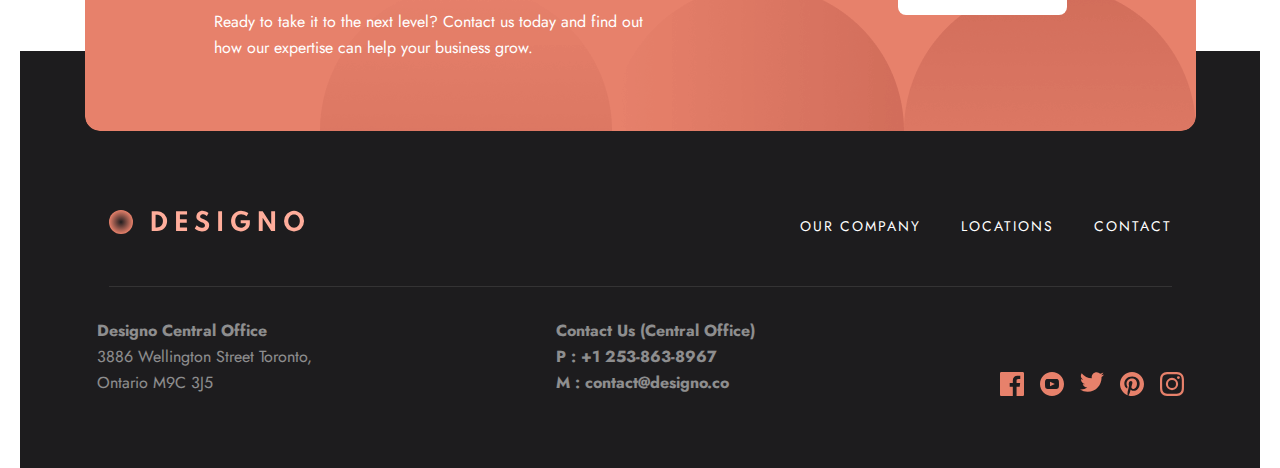
<file: location.html>
<!DOCTYPE html>
<html lang="en">
<head>
  <meta charset="UTF-8">
  <meta http-equiv="X-UA-Compatible" content="IE=edge">
  <meta name="viewport" content="width=device-width, initial-scale=1.0">
  <title>Designo | Our company</title>
  <link rel="shortcut icon" href="./static/svg/icon.svg" type="image/x-icon">
  <link rel="stylesheet" href="./bootstrap/bootstrap.css">
  <link rel="stylesheet" href="./css/style.css">
</head>
<body>
  <!-- header -->
  <header class="header">
    <div class="container header-container">
      <nav class="nav navbar">
        <a href="./index.html" class="logo navbar-brand">
          <img src="./static/svg/logo.svg" alt="site logo">
        </a>
          <ul class=" nav__list">
            <li class="nav-item">
              <a href="./about.html" class="nav__link">
                OUR COMPANY
              </a>
            </li>
            <li class="nav-item">
              <a href="./location.html" class="nav__link">
                LOCATIONS
              </a>
            </li>
            <li class="nav-item">
              <a href="./contact.html" class="nav__link">
                CONTACT
              </a>
            </li>
          </ul>
      </nav>
    </div>
  </header>
  <!-- header end -->

  <!-- main -->
  <main class="main">
    <div class="container main-container">
      <div class="location">
        <div class="row location-cards">
          <div class="col-sm-8 bg-primary text-white l-wrapper" >
            <h3 class="location-title">
              Canada
            </h3>
            <div class="l-div">
              <p class="l-description">
                <strong>Designo Central Office 
                </strong><br>
                3886 Wellington Street <br>
                Toronto, Ontario M9C 3J5 

              </p>
              <p class="l-description">
                <strong>Contact </strong><br>
                P : +1 253-863-8967 <br>
                M : contact@designo.co 
              </p>
            </div>
          </div>
          <div class="col-sm-4 ">
            <img src="./static/img/png/canada-map.png" alt="canada  " class="location-img">
          </div>
        </div>
        <div class="row location-card">
          <div class="col-sm-8 bg-dark text-white l-wrapper">
            <h3 class="location-title">
              Australia
            </h3>
            <div class="l-div">
              <p class="l-description"> 
                <strong>Designo AU Office 
                </strong><br>
                19 Balonne Street <br>
                New South Wales 2443 

              </p>
              <p class="l-description">
                <strong>Contact </strong><br>
                P : (02) 6720 9092 <br>
                M : contact@designo.au
              </p>
            </div>
          </div>
          <div class="col-sm-4 ">
            <img src="./static/img/png/australia-map.png" alt="AUSTRALIA  " class="location-img">
          </div>
        </div>
        <div class="row location-cards">
          <div class="col-sm-8 bg-primary text-white l-wrapper">
            <h3 class="location-title">
              United Kingdom
            </h3>
            <div class="l-div">
              <p class="l-description">
                <strong>Designo UK Office 
                </strong><br>
                313  Colorado Way <br>
                Rhyd-y-fro SA8 9GA 

              </p>
              <p class="l-description">
                <strong>Contact </strong><br>
                P : 078 3115 1400 <br>
                M : contact@designo.uk
              </p>
            </div>
          </div>
          <div class="col-sm-4 ">
            <img src="./static/img/png/uk-map.png" alt="UK " class="location-img">
          </div>
        </div>
      </div>
    </div>
  </main>
  <!-- main end -->

  <!-- footer -->
  <footer class="footer">
    <div class="footer-container">
      <div class="footer-top container ">
        <div>
          <h2 class="top-title">
            Let’s talk about your project
          </h2>
          <p class="top-description">
            Ready to take it to the next level? Contact us today and find out how our expertise can help your business grow.
          </p>
        </div>
        <button class="btn">
          Get in touch  
        </button>
      </div>
      <div class="footer-bottom ">
          <div class="container">
          <div class="container header-container">
            <nav class="nav navbar f-nav">
              <a href="./index.html" class="logo navbar-brand">
                <img src="./static/svg/logo-white.svg" alt="site logo">
              </a>
                <ul class=" nav__list">
                  <li class="nav-item">
                    <a href="#" class="nav__link f-link">
                      OUR COMPANY
                    </a>
                  </li>
                  <li class="nav-item">
                    <a href="#" class="nav__link f-link">
                      LOCATIONS
                    </a>
                  </li>
                  <li class="nav-item">
                    <a href="#" class="nav__link f-link">
                      CONTACT
                    </a>
                  </li>
                </ul>
              </nav>
          </div>
          <div class="f-info">
            <p class="adress">
              <strong>Designo Central Office</strong> <br> 3886 Wellington Street Toronto, <br>
              Ontario M9C 3J5
            </p>
            <p class="contact">
              Contact Us (Central Office) <br> 
              P : +1 253-863-8967 <br>
              M : contact@designo.co
            </p>
            <div class="socials">
              <a href="#" class="facebook">
                <svg xmlns="http://www.w3.org/2000/svg" width="24" height="24" fill="none"><path fill="#E7816B" d="M22.675 0H1.325C.593 0 0 .593 0 1.325v21.351C0 23.407.593 24 1.325 24H12.82v-9.294H9.692v-3.622h3.128V8.413c0-3.1 1.893-4.788 4.659-4.788 1.325 0 2.463.099 2.795.143v3.24l-1.918.001c-1.504 0-1.795.715-1.795 1.763v2.313h3.587l-.467 3.622h-3.12V24h6.116c.73 0 1.323-.593 1.323-1.325V1.325C24 .593 23.407 0 22.675 0Z"/></svg>
              </a>
              <a href="#" class="you-tube">
                <svg xmlns="http://www.w3.org/2000/svg" width="24" height="24" fill="none"><path fill="#E7816B" fill-rule="evenodd" d="M12 0C5.373 0 0 5.373 0 12s5.373 12 12 12 12-5.373 12-12S18.627 0 12 0Zm4.441 16.892c-2.102.144-6.784.144-8.883 0C5.282 16.736 5.017 15.622 5 12c.017-3.629.285-4.736 2.558-4.892 2.099-.144 6.782-.144 8.883 0C18.718 7.264 18.982 8.378 19 12c-.018 3.629-.285 4.736-2.559 4.892Zm-1.524-4.896L10 9.658v4.684l4.917-2.346Z" clip-rule="evenodd"/></svg>
              </a>
              <a href="#" class="twitter">
                <svg xmlns="http://www.w3.org/2000/svg" width="24" height="20" fill="none"><path fill="#E7816B" d="M24 2.557a9.83 9.83 0 0 1-2.828.775A4.932 4.932 0 0 0 23.337.608a9.864 9.864 0 0 1-3.127 1.195A4.916 4.916 0 0 0 16.616.248c-3.179 0-5.515 2.966-4.797 6.045A13.978 13.978 0 0 1 1.671 1.149a4.93 4.93 0 0 0 1.523 6.574 4.903 4.903 0 0 1-2.229-.616c-.054 2.281 1.581 4.415 3.949 4.89a4.935 4.935 0 0 1-2.224.084 4.928 4.928 0 0 0 4.6 3.419A9.9 9.9 0 0 1 0 17.54a13.94 13.94 0 0 0 7.548 2.212c9.142 0 14.307-7.721 13.995-14.646A10.025 10.025 0 0 0 24 2.557Z"/></svg>
              </a>
              <a href="#" class="pinterest">
                <svg xmlns="http://www.w3.org/2000/svg" width="24" height="24" fill="none"><path fill="#E7816B" d="M12 0C5.373 0 0 5.372 0 12c0 5.084 3.163 9.426 7.627 11.174-.105-.949-.2-2.405.042-3.441.218-.937 1.407-5.965 1.407-5.965s-.359-.719-.359-1.782c0-1.668.967-2.914 2.171-2.914 1.023 0 1.518.769 1.518 1.69 0 1.029-.655 2.568-.994 3.995-.283 1.194.599 2.169 1.777 2.169 2.133 0 3.772-2.249 3.772-5.495 0-2.873-2.064-4.882-5.012-4.882-3.414 0-5.418 2.561-5.418 5.207 0 1.031.397 2.138.893 2.738a.36.36 0 0 1 .083.345l-.333 1.36c-.053.22-.174.267-.402.161-1.499-.698-2.436-2.889-2.436-4.649 0-3.785 2.75-7.262 7.929-7.262 4.163 0 7.398 2.967 7.398 6.931 0 4.136-2.607 7.464-6.227 7.464-1.216 0-2.359-.631-2.75-1.378l-.748 2.853c-.271 1.043-1.002 2.35-1.492 3.146C9.57 23.812 10.763 24 12 24c6.627 0 12-5.373 12-12 0-6.628-5.373-12-12-12Z"/></svg>
              </a>
              <a href="#" class="instagram">
                <svg xmlns="http://www.w3.org/2000/svg" width="24" height="24" fill="none"><path fill="#E7816B" fill-rule="evenodd" d="M12 0C8.741 0 8.333.014 7.053.072 2.695.272.273 2.69.073 7.052.014 8.333 0 8.741 0 12c0 3.259.014 3.668.072 4.948.2 4.358 2.618 6.78 6.98 6.98C8.333 23.986 8.741 24 12 24c3.259 0 3.668-.014 4.948-.072 4.354-.2 6.782-2.618 6.979-6.98.059-1.28.073-1.689.073-4.948 0-3.259-.014-3.667-.072-4.947-.196-4.354-2.617-6.78-6.979-6.98C15.668.014 15.259 0 12 0Zm0 2.163c3.204 0 3.584.012 4.85.07 3.252.148 4.771 1.691 4.919 4.919.058 1.265.069 1.645.069 4.849 0 3.205-.012 3.584-.069 4.849-.149 3.225-1.664 4.771-4.919 4.919-1.266.058-1.644.07-4.85.07-3.204 0-3.584-.012-4.849-.07-3.26-.149-4.771-1.699-4.919-4.92-.058-1.265-.07-1.644-.07-4.849 0-3.204.013-3.583.07-4.849.149-3.227 1.664-4.771 4.919-4.919 1.266-.057 1.645-.069 4.849-.069ZM5.838 12a6.162 6.162 0 1 1 12.324 0 6.162 6.162 0 0 1-12.324 0ZM12 16a4 4 0 1 1 0-8 4 4 0 0 1 0 8Zm4.965-10.405a1.44 1.44 0 1 1 2.881.001 1.44 1.44 0 0 1-2.881-.001Z" clip-rule="evenodd"/></svg>
              </a>
            </div>
          </div>
        </div>
      </div>
    </div>
  </footer>
  <!-- footer end -->
  <script src="./bootstrap/bootstrap.bundle.min.js"></script>
</body>
</html>
</file>
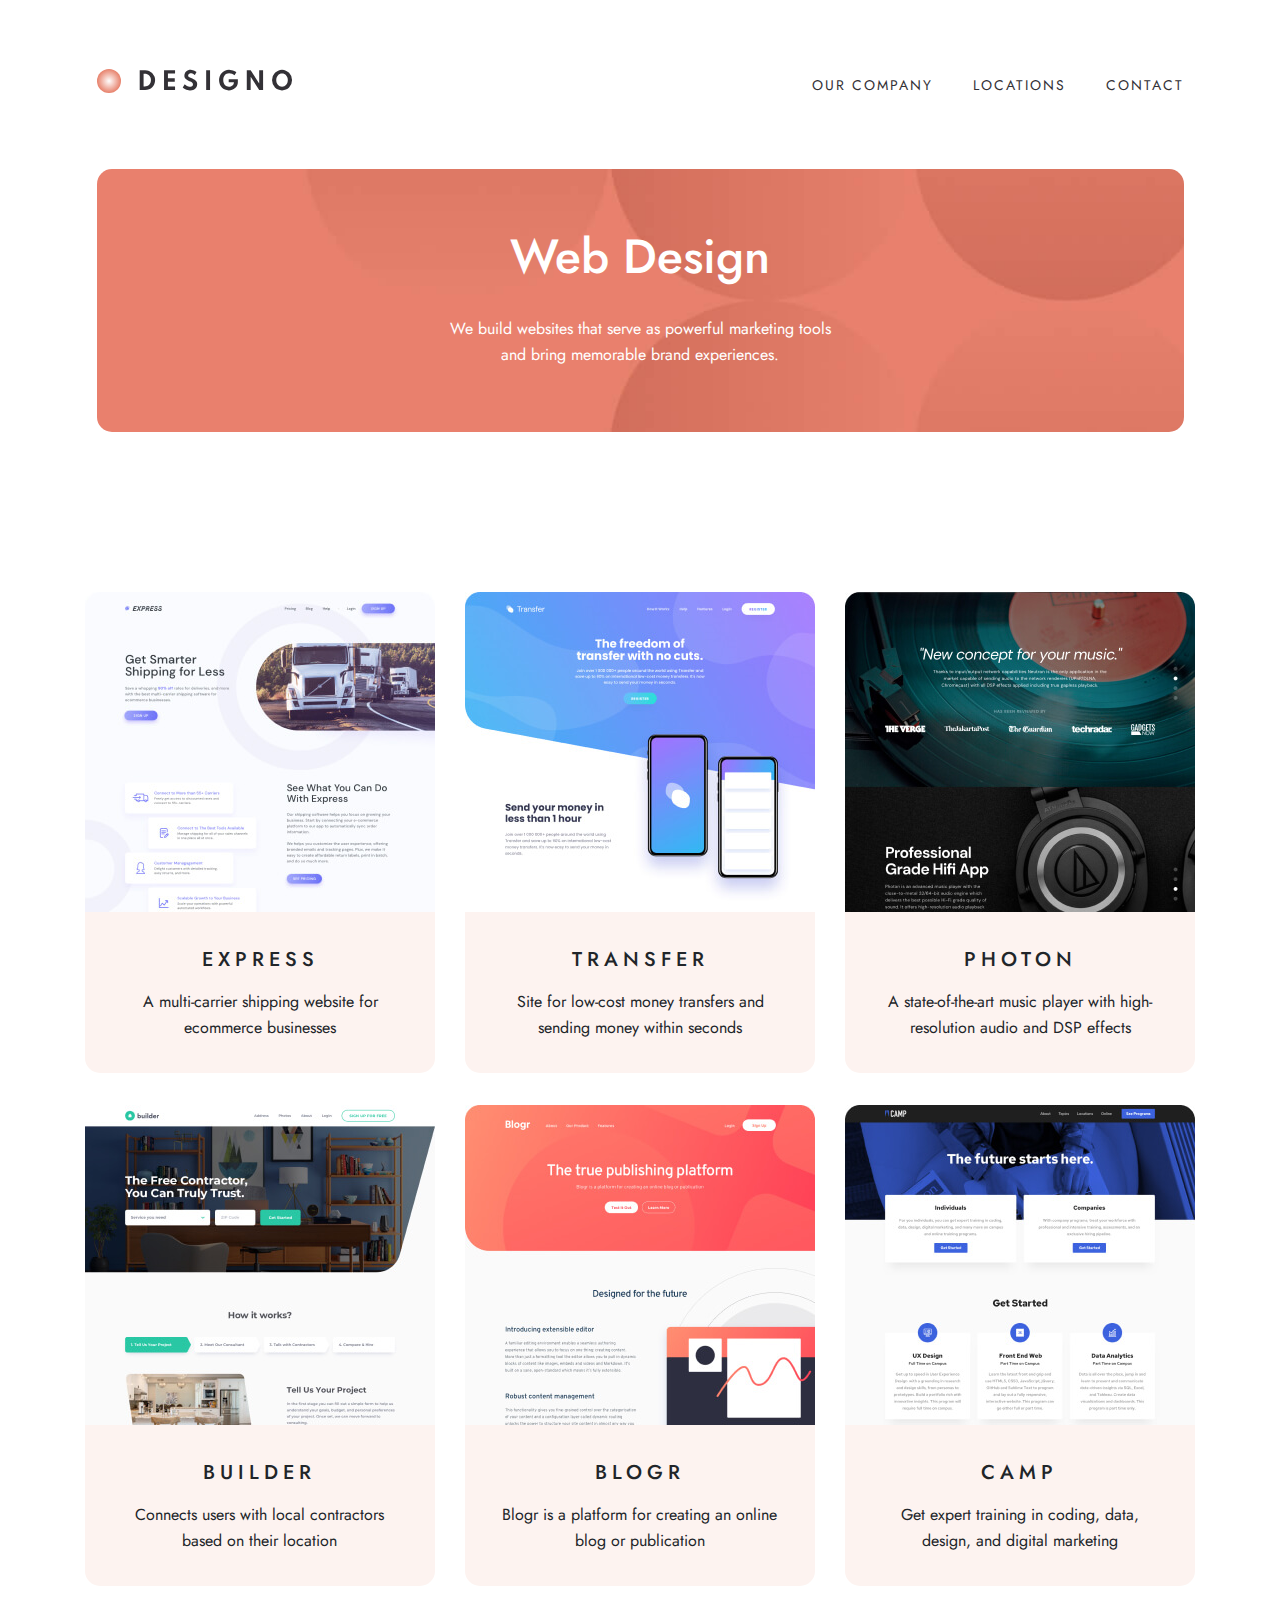
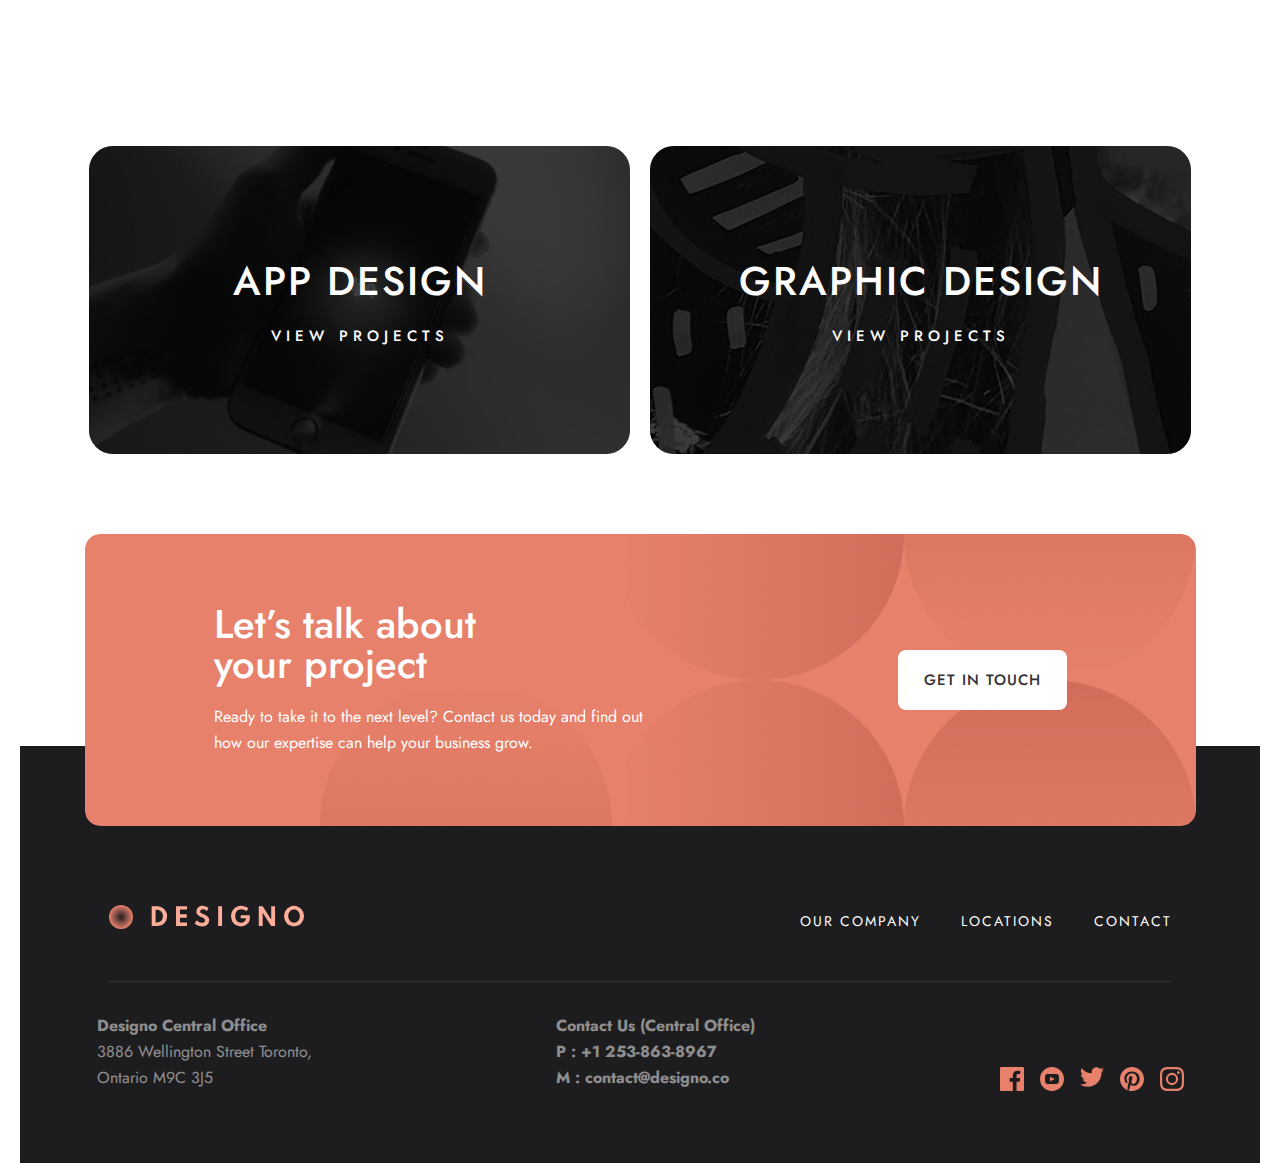
<file: web-design.html>
<!DOCTYPE html>
<html lang="en">
<head>
  <meta charset="UTF-8">
  <meta http-equiv="X-UA-Compatible" content="IE=edge">
  <meta name="viewport" content="width=device-width, initial-scale=1.0">
  <title>Designo | Web design</title>
  <link rel="shortcut icon" href="./static/svg/icon.svg" type="image/x-icon">
  <link rel="stylesheet" href="./bootstrap/bootstrap.css">
  <link rel="stylesheet" href="./css/style.css">
</head>
<body>
  <header class="header">
    <div class="container header-container">
      <nav class="nav navbar">
        <a href="./index.html" class="logo navbar-brand">
          <img src="./static/svg/logo.svg" alt="site logo">
        </a>
          <ul class=" nav__list">
            <li class="nav-item">
              <a href="#" class="nav__link">
                OUR COMPANY
              </a>
            </li>
            <li class="nav-item">
              <a href="#" class="nav__link">
                LOCATIONS
              </a>
            </li>
            <li class="nav-item">
              <a href="#" class="nav__link">
                CONTACT
              </a>
            </li>
          </ul>
      </nav>
    </div>
    <section class="hero-section">
      <div class="container">
        <div class="web-hero">
          <h2 class="title">
            Web Design
          </h2>
          <p class="web-description">
            We build websites that serve as powerful marketing tools and bring memorable brand experiences.
          </p>
        </div>
      </div>
    </section>
  </header>
  <!-- header end -->

  <!-- main -->
  <main class="main">
    <div class="container">
        <div class="row info-row card-margin">
          <div class="col-sm-12 col-md-12 col-lg-auto web-card ">
            <img src="./static/img/jpg/Express.jpg" alt="Express"  class="card__img" width="350px" height="320">
            <div class="info-wrapper">
              <h4 class="info__title">
                EXPRESS
              </h4>
              <p class="info__description">
                A multi-carrier shipping website for ecommerce businesses
              </p>
            </div>
          </div>
          <div class="col-sm-12 col-md-12 col-lg-auto web-card">
            <img src="./static/img/jpg/transfer.jpg"  alt="transfer" class="card__img" width="350px" height="320">
            <div class="info-wrapper">
              <h4 class="info__title">
                TRANSFER
              </h4>
              <p class="info__description">
                Site for low-cost money transfers and sending money within seconds
              </p>
            </div>
          </div>
          <div class="col-sm-12 col-md-6 col-lg-auto web-card">
            <img src="./static/img/jpg/photon.jpg" alt="photon" class="card__img" width="350px" height="320">
            <div class="info-wrapper">
              <h4 class="info__title">
                PHOTON
              </h4>
              <p class="info__description">
                A state-of-the-art music player with high-resolution audio and DSP effects
              </p>
            </div>
          </div>
        </div> 
        <div class="row info-row card-margin-2">
          <div class="col-sm-12 col-md-12 col-lg-auto web-card ">
            <img src="./static/img/jpg/builder.jpg" alt="BUILDER"  class="card__img" width="350px" height="320">
            <div class="info-wrapper">
              <h4 class="info__title">
                BUILDER
              </h4>
              <p class="info__description">
                Connects users with local contractors based on their location
              </p>
            </div>
          </div>
          <div class="col-sm-12 col-md-12 col-lg-auto web-card">
            <img src="./static/img/jpg/blogr.jpg"  alt="Blogr" class="card__img" width="350px" height="320">
            <div class="info-wrapper">
              <h4 class="info__title">
                BLOGR
              </h4>
              <p class="info__description">
                Blogr is a platform for creating an online blog or publication
              </p>
            </div>
          </div>
          <div class="col-sm-12 col-md-6 col-lg-auto web-card">
            <img src="./static/img/jpg/camp.jpg" alt="CAMP" class="card__img" width="350px" height="320">
            <div class="info-wrapper">
              <h4 class="info__title">
                CAMP
              </h4>
              <p class="info__description">
                Get expert training in coding, data, design, and digital marketing
              </p>
            </div>
          </div>
        </div> 
      <div class="row row-gap ">
        <a href="./app-design.html" class="col-12 .row-cols-xl-2 bg-primary text-white wrapper-two ">
          <h3 class="design-title">
          APP DESIGN
          </h3>
          <p class="design-description">
          VIEW PROJECTS 
          </p>
        </a>
        <a href="./graphic-design.html" class="col-12 .row-cols-xl-2 bg-dark text-white wrapper-three">
          <h3 class="design-title">
            GRAPHIC DESIGN
          </h3>
          <p class="design-description">
            VIEW PROJECTS
          </p>
        </a>
      </div>
    </div>

  </main>
  <!-- main end -->
 <!-- footer -->
 <footer class="footer">
  <div class="footer-container">
    <div class="footer-top container ">
      <div>
        <h2 class="top-title">
          Let’s talk about your project
        </h2>
        <p class="top-description">
          Ready to take it to the next level? Contact us today and find out how our expertise can help your business grow.
        </p>
      </div>
      <button class="btn">
        Get in touch  
      </button>
    </div>
    <div class="footer-bottom ">
        <div class="container">
        <div class="container header-container">
          <nav class="nav navbar f-nav">
            <a href="./index.html" class="logo navbar-brand">
              <img src="./static/svg/logo-white.svg" alt="site logo">
            </a>
              <ul class=" nav__list">
                <li class="nav-item">
                  <a href="#" class="nav__link f-link">
                    OUR COMPANY
                  </a>
                </li>
                <li class="nav-item">
                  <a href="#" class="nav__link f-link">
                    LOCATIONS
                  </a>
                </li>
                <li class="nav-item">
                  <a href="#" class="nav__link f-link">
                    CONTACT
                  </a>
                </li>
              </ul>
            </nav>
        </div>
        <div class="f-info">
          <p class="adress">
            <strong>Designo Central Office</strong> <br> 3886 Wellington Street Toronto, <br>
            Ontario M9C 3J5
          </p>
          <p class="contact">
            Contact Us (Central Office) <br> 
            P : +1 253-863-8967 <br>
            M : contact@designo.co
          </p>
          <div class="socials">
            <a href="#" class="facebook">
              <svg xmlns="http://www.w3.org/2000/svg" width="24" height="24" fill="none"><path fill="#E7816B" d="M22.675 0H1.325C.593 0 0 .593 0 1.325v21.351C0 23.407.593 24 1.325 24H12.82v-9.294H9.692v-3.622h3.128V8.413c0-3.1 1.893-4.788 4.659-4.788 1.325 0 2.463.099 2.795.143v3.24l-1.918.001c-1.504 0-1.795.715-1.795 1.763v2.313h3.587l-.467 3.622h-3.12V24h6.116c.73 0 1.323-.593 1.323-1.325V1.325C24 .593 23.407 0 22.675 0Z"/></svg>
            </a>
            <a href="#" class="you-tube">
              <svg xmlns="http://www.w3.org/2000/svg" width="24" height="24" fill="none"><path fill="#E7816B" fill-rule="evenodd" d="M12 0C5.373 0 0 5.373 0 12s5.373 12 12 12 12-5.373 12-12S18.627 0 12 0Zm4.441 16.892c-2.102.144-6.784.144-8.883 0C5.282 16.736 5.017 15.622 5 12c.017-3.629.285-4.736 2.558-4.892 2.099-.144 6.782-.144 8.883 0C18.718 7.264 18.982 8.378 19 12c-.018 3.629-.285 4.736-2.559 4.892Zm-1.524-4.896L10 9.658v4.684l4.917-2.346Z" clip-rule="evenodd"/></svg>
            </a>
            <a href="#" class="twitter">
              <svg xmlns="http://www.w3.org/2000/svg" width="24" height="20" fill="none"><path fill="#E7816B" d="M24 2.557a9.83 9.83 0 0 1-2.828.775A4.932 4.932 0 0 0 23.337.608a9.864 9.864 0 0 1-3.127 1.195A4.916 4.916 0 0 0 16.616.248c-3.179 0-5.515 2.966-4.797 6.045A13.978 13.978 0 0 1 1.671 1.149a4.93 4.93 0 0 0 1.523 6.574 4.903 4.903 0 0 1-2.229-.616c-.054 2.281 1.581 4.415 3.949 4.89a4.935 4.935 0 0 1-2.224.084 4.928 4.928 0 0 0 4.6 3.419A9.9 9.9 0 0 1 0 17.54a13.94 13.94 0 0 0 7.548 2.212c9.142 0 14.307-7.721 13.995-14.646A10.025 10.025 0 0 0 24 2.557Z"/></svg>
            </a>
            <a href="#" class="pinterest">
              <svg xmlns="http://www.w3.org/2000/svg" width="24" height="24" fill="none"><path fill="#E7816B" d="M12 0C5.373 0 0 5.372 0 12c0 5.084 3.163 9.426 7.627 11.174-.105-.949-.2-2.405.042-3.441.218-.937 1.407-5.965 1.407-5.965s-.359-.719-.359-1.782c0-1.668.967-2.914 2.171-2.914 1.023 0 1.518.769 1.518 1.69 0 1.029-.655 2.568-.994 3.995-.283 1.194.599 2.169 1.777 2.169 2.133 0 3.772-2.249 3.772-5.495 0-2.873-2.064-4.882-5.012-4.882-3.414 0-5.418 2.561-5.418 5.207 0 1.031.397 2.138.893 2.738a.36.36 0 0 1 .083.345l-.333 1.36c-.053.22-.174.267-.402.161-1.499-.698-2.436-2.889-2.436-4.649 0-3.785 2.75-7.262 7.929-7.262 4.163 0 7.398 2.967 7.398 6.931 0 4.136-2.607 7.464-6.227 7.464-1.216 0-2.359-.631-2.75-1.378l-.748 2.853c-.271 1.043-1.002 2.35-1.492 3.146C9.57 23.812 10.763 24 12 24c6.627 0 12-5.373 12-12 0-6.628-5.373-12-12-12Z"/></svg>
            </a>
            <a href="#" class="instagram">
              <svg xmlns="http://www.w3.org/2000/svg" width="24" height="24" fill="none"><path fill="#E7816B" fill-rule="evenodd" d="M12 0C8.741 0 8.333.014 7.053.072 2.695.272.273 2.69.073 7.052.014 8.333 0 8.741 0 12c0 3.259.014 3.668.072 4.948.2 4.358 2.618 6.78 6.98 6.98C8.333 23.986 8.741 24 12 24c3.259 0 3.668-.014 4.948-.072 4.354-.2 6.782-2.618 6.979-6.98.059-1.28.073-1.689.073-4.948 0-3.259-.014-3.667-.072-4.947-.196-4.354-2.617-6.78-6.979-6.98C15.668.014 15.259 0 12 0Zm0 2.163c3.204 0 3.584.012 4.85.07 3.252.148 4.771 1.691 4.919 4.919.058 1.265.069 1.645.069 4.849 0 3.205-.012 3.584-.069 4.849-.149 3.225-1.664 4.771-4.919 4.919-1.266.058-1.644.07-4.85.07-3.204 0-3.584-.012-4.849-.07-3.26-.149-4.771-1.699-4.919-4.92-.058-1.265-.07-1.644-.07-4.849 0-3.204.013-3.583.07-4.849.149-3.227 1.664-4.771 4.919-4.919 1.266-.057 1.645-.069 4.849-.069ZM5.838 12a6.162 6.162 0 1 1 12.324 0 6.162 6.162 0 0 1-12.324 0ZM12 16a4 4 0 1 1 0-8 4 4 0 0 1 0 8Zm4.965-10.405a1.44 1.44 0 1 1 2.881.001 1.44 1.44 0 0 1-2.881-.001Z" clip-rule="evenodd"/></svg>
            </a>
          </div>
        </div>
      </div>
    </div>
  </div>
</footer>
<!-- footer end -->
  <script src="./bootstrap/bootstrap.bundle.min.js"></script>
</body>
</html>
</file>
<file: css/style.css>
@media only screen and (min-width: 0) {
  body {
    height: 100%;
    padding: 20px;
    margin: 0 auto;
  }
  .nav {
    padding: 64px 0;
    display: flex;
    justify-content: space-between;
  }
  .nav__list {
    display: flex;
    align-items: center;
    justify-content: center;
    gap: 10px;
  }
  .row {
    display: flex;
    align-items: center;
    justify-content: center;
  }
  .card__img {
    max-width: 240px;
  }
  .about {
    display: flex;
    align-items: center;
    justify-content: center;
    padding: 10px;
    text-align: center;
  }
  .about__hero {
    padding-top: 50px;
    color: #fff;
  }
  .about .about-wrapper {
    display: flex;
    align-items: center;
    justify-content: center;
    text-align: center;
  }
  .about .about-wrapper__hero {
    padding-top: 50px;
    color: #fff;
  }
  .about__img {
    max-width: 200px;
  }
  .location-img {
    max-width: 250px;
  }
}
@media screen and (min-width: 300px) {
  body {
    padding: 0 20px;
  }
  .nav {
    padding: 64px 0;
  }
  .nav__list {
    display: flex;
    align-items: center;
    gap: 10px;
  }
  .nav .card-margin-2 {
    display: flex;
    align-items: center;
    justify-content: center;
  }
  .navbar {
    display: flex;
    align-items: center;
    justify-content: center;
    margin: 0 auto;
  }
  .card__img {
    max-width: 300px;
  }
  .about__img {
    max-width: 280px;
  }
  .location-img {
    max-width: 330px;
    overflow: hidden;
  }
}
@media screen and (min-width: 370px) {
  .card__img {
    max-width: 330px;
  }
  .about__img {
    padding-left: 15px;
  }
}
@media screen and (min-width: 400px) {
  .card__img {
    max-width: 350px;
  }
  .about__img {
    max-width: 320px;
  }
  .location-img {
    max-width: 350px;
    overflow: hidden;
  }
}
@media screen and (min-width: 800px) {
  .nav__list {
    gap: 40px;
  }
  .card-margin-2 {
    display: flex;
    align-items: center;
    justify-content: center;
  }
  .about__img {
    max-width: 400px;
    padding-top: 0;
  }
}
@media screen and (min-width: 800px) {
  .card-margin-2 {
    display: flex;
    align-items: center;
    justify-content: start;
  }
  .about__hero {
    padding-left: 90px;
    text-align: left;
    padding-top: 0;
  }
  .about-wrapper .about__hero {
    padding-left: 90px;
    text-align: left;
    padding-top: 0;
  }
  .about-wrapper .about__hero {
    padding-right: 90px;
  }
}
@media screen and (min-width: 1020px) {
  .about .about__hero {
    padding: 50px;
  }
  .about__img {
    max-width: auto;
  }
}
/* jost-regular - latin */
@font-face {
  font-display: swap; /* Check https://developer.mozilla.org/en-US/docs/Web/CSS/@font-face/font-display for other options. */
  font-family: "Jost";
  font-style: normal;
  font-weight: 400;
  src: url("../fonts/jost-v15-latin-regular.woff2") format("woff2"); /* Chrome 36+, Opera 23+, Firefox 39+, Safari 12+, iOS 10+ */
}
/* jost-500 - latin */
@font-face {
  font-display: swap; /* Check https://developer.mozilla.org/en-US/docs/Web/CSS/@font-face/font-display for other options. */
  font-family: "Jost";
  font-style: normal;
  font-weight: 500;
  src: url("../fonts/jost-v15-latin-500.woff2") format("woff2"); /* Chrome 36+, Opera 23+, Firefox 39+, Safari 12+, iOS 10+ */
}
/* jost-700 - latin */
@font-face {
  font-display: swap; /* Check https://developer.mozilla.org/en-US/docs/Web/CSS/@font-face/font-display for other options. */
  font-family: "Jost";
  font-style: normal;
  font-weight: 700;
  src: url("../fonts/jost-v15-latin-700.woff2") format("woff2"); /* Chrome 36+, Opera 23+, Firefox 39+, Safari 12+, iOS 10+ */
}
body {
  font-family: Jost, sans-serif;
}

html, div, span, applet, object, iframe,
h1, h2, h3, h4, h5, h6, p, blockquote, pre,
a, abbr, acronym, address, big, cite, code,
del, dfn, em, img, ins, kbd, q, s, samp,
small, strike, strong, sub, sup, tt, var,
b, u, i, center,
dl, dt, dd, ol, ul, li,
fieldset, form, label, legend,
table, caption, tbody, tfoot, thead, tr, th, td,
article, aside, canvas, details, embed,
figure, figcaption, footer, header, hgroup,
main, menu, nav, output, ruby, section, summary,
time, mark, audio, video {
  margin: 0;
  padding: 0;
  border: 0;
  font-size: 100%;
  font: inherit;
  vertical-align: baseline;
}

/* HTML5 display-role reset for older browsers */
article, aside, details, figcaption, figure,
footer, header, hgroup, main, menu, nav, section {
  display: block;
}

/* HTML5 hidden-attribute fix for newer browsers */
*[hidden] {
  display: none;
}

html {
  height: 100%;
}

body {
  line-height: 1;
  height: 100%;
}

menu, ol, ul {
  list-style: none;
}

a {
  text-decoration: none;
}

blockquote, q {
  quotes: none;
}

blockquote:before, blockquote:after,
q:before, q:after {
  content: "";
  content: none;
}

table {
  border-collapse: collapse;
  border-spacing: 0;
}

.nav {
  display: flex;
  justify-content: space-between;
}
.nav__list {
  display: flex;
  align-items: center;
  justify-content: center;
  flex-wrap: wrap;
}
.nav .nav-item {
  font-family: Jost;
  font-size: 14px;
  font-style: normal;
  font-weight: 400;
  line-height: 14px; /* 100% */
  letter-spacing: 2px;
}
.nav__link {
  color: #333136;
}
.nav__link:hover {
  text-decoration-line: underline;
  transition: margin-right 2s ease-in-out 0.5s;
}

.hero-section {
  margin-bottom: 160px;
}

.hero-container {
  background-image: url(/static/img/jpg/hero-bg-img.jpg);
  background-repeat: no-repeat;
  background-size: cover;
  background-position: center;
  border-radius: 15px;
  display: flex;
  justify-content: center;
  flex-wrap: wrap;
  margin-bottom: 160px;
}

.hero {
  padding: 100px 0;
  display: flex;
  flex-direction: column;
  justify-content: center;
  align-items: start;
}

.title {
  color: #FFF;
  font-family: Jost;
  font-size: 48px;
  font-style: normal;
  font-weight: 500;
  line-height: 48px; /* 100% */
  max-width: 540px;
  padding-bottom: 35px;
}

.description {
  color: #FFF;
  font-family: Jost;
  font-size: 16px;
  font-style: normal;
  font-weight: 400;
  line-height: 26px; /* 162.5% */
  max-width: 445px;
  padding-bottom: 40px;
}

.btn {
  display: block;
  padding: 18px 25px;
  border-radius: 8px;
  color: #333136;
  background-color: #fff;
  font-family: Jost;
  font-size: 15px;
  font-style: normal;
  font-weight: 500;
  line-height: normal;
  letter-spacing: 1px;
  text-transform: uppercase;
}

.btn:hover {
  background-color: #FFAD9B;
  color: #FFF;
}

.hero-img {
  max-width: 284px;
  display: flex;
}

.web-hero {
  background-image: url(/static/img/jpg/bg-img.jpg);
  background-position: center;
  background-repeat: no-repeat;
  background-size: cover;
  display: flex;
  flex-direction: column;
  align-items: center;
  justify-content: center;
  padding: 64px 0;
  border-radius: 15px;
  margin-bottom: 160px;
}

.web-description {
  color: #FFF;
  text-align: center;
  font-family: Jost;
  font-size: 16px;
  font-style: normal;
  font-weight: 400;
  line-height: 26px; /* 162.5% */
  max-width: 400px;
}

.design-row {
  gap: 30px;
}

.row {
  display: flex;
  align-items: center;
  text-align: center;
}

.main-row {
  margin-bottom: 160px;
}

.link {
  display: inline-block;
}

.col {
  display: flex;
  flex-direction: column;
  gap: 24px;
  align-items: center;
  justify-content: center;
  text-align: center;
}

.wrapper-one {
  background-image: url(/static/img/jpg/web-design.jpg);
  background-repeat: no-repeat;
  background-size: cover;
  background-position: center;
  height: 100vh;
  display: flex;
  flex-direction: column;
  align-items: center;
  justify-content: center;
  border-radius: 15px;
  max-width: 541px;
  max-height: 640px;
  cursor: pointer;
}

.wrapper-one:hover {
  background-image: linear-gradient();
}

.wrapper-two {
  background-image: url(/static/img/jpg/app-design.jpg);
  background-repeat: no-repeat;
  background-size: cover;
  background-position: center;
  height: 100vh;
  display: flex;
  flex-direction: column;
  align-items: center;
  justify-content: center;
  border-radius: 15px;
  max-width: 541px;
  max-height: 308px;
  cursor: pointer;
}

.wrapper-three {
  background-image: url(/static/img/jpg/graphic-design.jpg);
  background-repeat: no-repeat;
  background-size: cover;
  background-position: center;
  height: 100vh;
  display: flex;
  flex-direction: column;
  align-items: center;
  justify-content: center;
  border-radius: 15px;
  max-width: 541px;
  max-height: 308px;
  cursor: pointer;
}

.info__img {
  display: flex;
  max-width: 202px;
  height: auto;
  padding-bottom: 48px;
}
.info__title {
  font-family: Jost;
  font-size: 20px;
  font-weight: 500;
  line-height: 26px; /* 130% */
  letter-spacing: 5px;
  padding-bottom: 32px;
}
.info__description {
  font-family: Jost;
  font-size: 16px;
  font-weight: 400;
  line-height: 26px; /* 162.5% */
  max-width: 350px;
}

.info-row {
  display: flex;
  gap: 30px;
}

.info-card {
  display: flex;
  flex-direction: column;
  align-items: center;
}

.wrapper-web {
  background-image: url(/static/img/jpg/web-design-col.jpg);
  background-repeat: no-repeat;
  background-size: cover;
  background-position: center;
  height: 100vh;
  display: flex;
  flex-direction: column;
  align-items: center;
  justify-content: center;
  border-radius: 15px;
  max-width: 541px;
  max-height: 308px;
  cursor: pointer;
}

.wrapper-one,
.wrapper-two,
.wrapper-three,
.wrapper-web {
  position: relative;
  overflow: hidden;
  display: flex;
  flex-direction: column;
  align-items: center;
  justify-content: center;
  border-radius: 1.5rem;
}

.wrapper-one::before,
.wrapper-two::before,
.wrapper-three::before,
.wrapper-web::before {
  content: "";
  position: absolute;
  inset: 0;
  background: rgba(0, 0, 0, 0.5);
  transform-origin: left;
  transition: all 0.3s ease-in;
}

.design-title {
  font-family: Jost;
  font-size: 40px;
  font-weight: 500;
  line-height: 48px; /* 120% */
  letter-spacing: 2px;
  padding-bottom: 24px;
  z-index: 4;
}

.design-description {
  font-family: Jost;
  font-size: 15px;
  font-weight: 500;
  letter-spacing: 5px;
  z-index: 4;
}

.wrapper-one:hover::before,
.wrapper-two:hover::before,
.wrapper-three:hover::before,
.wrapper-web:hover::before {
  background: rgba(231, 129, 107, 0.8);
  color: white;
}

.app-design,
.graphic-design {
  padding: 107px 90px;
}

.row-gap {
  display: flex;
  gap: 20px;
}

.rowgab {
  display: flex;
  gap: 20px;
}

.web-card {
  border-radius: 15px;
  background-color: #FDF3F0;
  max-width: 350px;
}

.info-wrapper {
  padding: 32px;
}

.info__title {
  padding-bottom: 16px;
}

.card-margin {
  margin-bottom: 32px;
}

.card-margin-2 {
  margin-bottom: 160px;
}

.web-card:hover {
  background-color: #E7816B;
}

.app {
  display: flex;
  align-items: center;
  justify-content: start;
}

.footer-top {
  position: relative;
  bottom: -80px;
  display: flex;
  align-items: center;
  justify-content: space-around;
  flex-wrap: wrap;
  background-image: url(/static/img/png/footer-bg.png);
  background-repeat: no-repeat;
  background-size: cover;
  background-position: center;
  border-radius: 15px;
  min-height: 292px;
}

.top-title {
  color: #FFF;
  font-family: Jost;
  font-size: 40px;
  font-weight: 500;
  line-height: 40px; /* 100% */
  max-width: 268px;
  padding-bottom: 20px;
}

.top-description {
  color: #FFF;
  font-family: Jost;
  font-size: 16px;
  font-weight: 400;
  line-height: 26px; /* 162.5% */
  max-width: 450px;
}

.footer-bottom {
  padding-top: 90px;
  background-color: #1D1C1E;
}

.footer-bottom-2 {
  background-color: #1D1C1E;
}

.f-nav {
  border-bottom: 1px solid rgba(255, 255, 255, 0.1);
  padding-bottom: 40px;
}

.f-link {
  color: #fff;
}

.f-info {
  padding: 31px 0 72px 0;
  display: flex;
  justify-content: space-between;
  align-items: end;
  color: #fff;
  flex-wrap: wrap;
}

.adress {
  opacity: 0.5;
  font-family: Jost;
  font-size: 16px;
  font-weight: 400;
  line-height: 26px; /* 162.5% */
}

strong {
  font-family: Jost;
  font-size: 16px;
  font-weight: 700;
  line-height: 26px; /* 162.5% */
}

.contact {
  font-family: Jost;
  font-size: 16px;
  font-weight: 700;
  line-height: 26px; /* 162.5% */
  opacity: 0.5;
}

.socials {
  display: flex;
  gap: 16px;
}

svg path:hover {
  fill: #FFAD9B;
}

.about {
  display: flex;
  align-items: center;
  justify-content: space-between;
  flex-wrap: wrap-reverse;
  background-image: url(/static/img/png/Oval.png);
  background-repeat: no-repeat;
  background-size: cover;
  background-position: center;
  border-radius: 15px;
  margin-bottom: 160px;
}
.about__title {
  font-family: Jost;
  font-size: 48px;
  font-weight: 500;
  padding-bottom: 32px;
}
.about__description {
  font-family: Jost;
  font-size: 16px;
  font-weight: 400;
  line-height: 26px; /* 162.5% */
  max-width: 458PX;
}
.about__img {
  border-radius: 15px;
}

.about-wrapper {
  display: flex;
  align-items: center;
  flex-direction: row-reverse;
  justify-content: space-between;
  flex-wrap: wrap-reverse;
  background-image: url(/static/img/png/about-bg.png);
  background-repeat: no-repeat;
  background-size: cover;
  background-position: center;
  border-radius: 15px;
  margin-bottom: 160px;
}

.two {
  display: flex;
  align-items: center;
  flex-direction: row-reverse;
  justify-content: space-between;
  flex-wrap: wrap-reverse;
  background-image: url(/static/img/png/about-bg.png);
  background-repeat: no-repeat;
  background-size: cover;
  background-position: center;
  border-radius: 15px;
  margin-bottom: 160px;
}

.a-card {
  color: #333136;
}
.a-card .about__title {
  color: #E7816B;
}

.about-info {
  margin-bottom: 160px;
}

.l-wrapper {
  border-radius: 15px;
  display: flex;
  flex-direction: column;
  text-align: left;
  justify-content: center;
  flex-wrap: wrap-reverse;
  background-image: url(/static/img/png/l-bg.png);
  background-repeat: no-repeat;
  background-size: cover;
  background-position: center;
  padding: 100px 0;
}

.location-cards {
  padding: 50px 0;
}

.location-card {
  display: flex;
  flex-direction: row-reverse;
}

.l-div {
  padding-left: 95px;
  display: flex;
  gap: 60px;
  color: #333136;
}

.location-title {
  color: #E7816B;
  font-family: Jost;
  font-size: 40px;
  font-weight: 500;
  line-height: 48px; /* 120% */
  padding-left: 95px;
  padding-bottom: 24px;
}

.form-section {
  display: flex;
  align-items: center;
  justify-content: space-around;
}

input {
  background-color: #E7816B;
  border: none;
}

.container {
  max-width: 1111px;
  margin: 0 auto;
}/*# sourceMappingURL=style.css.map */
</file>
